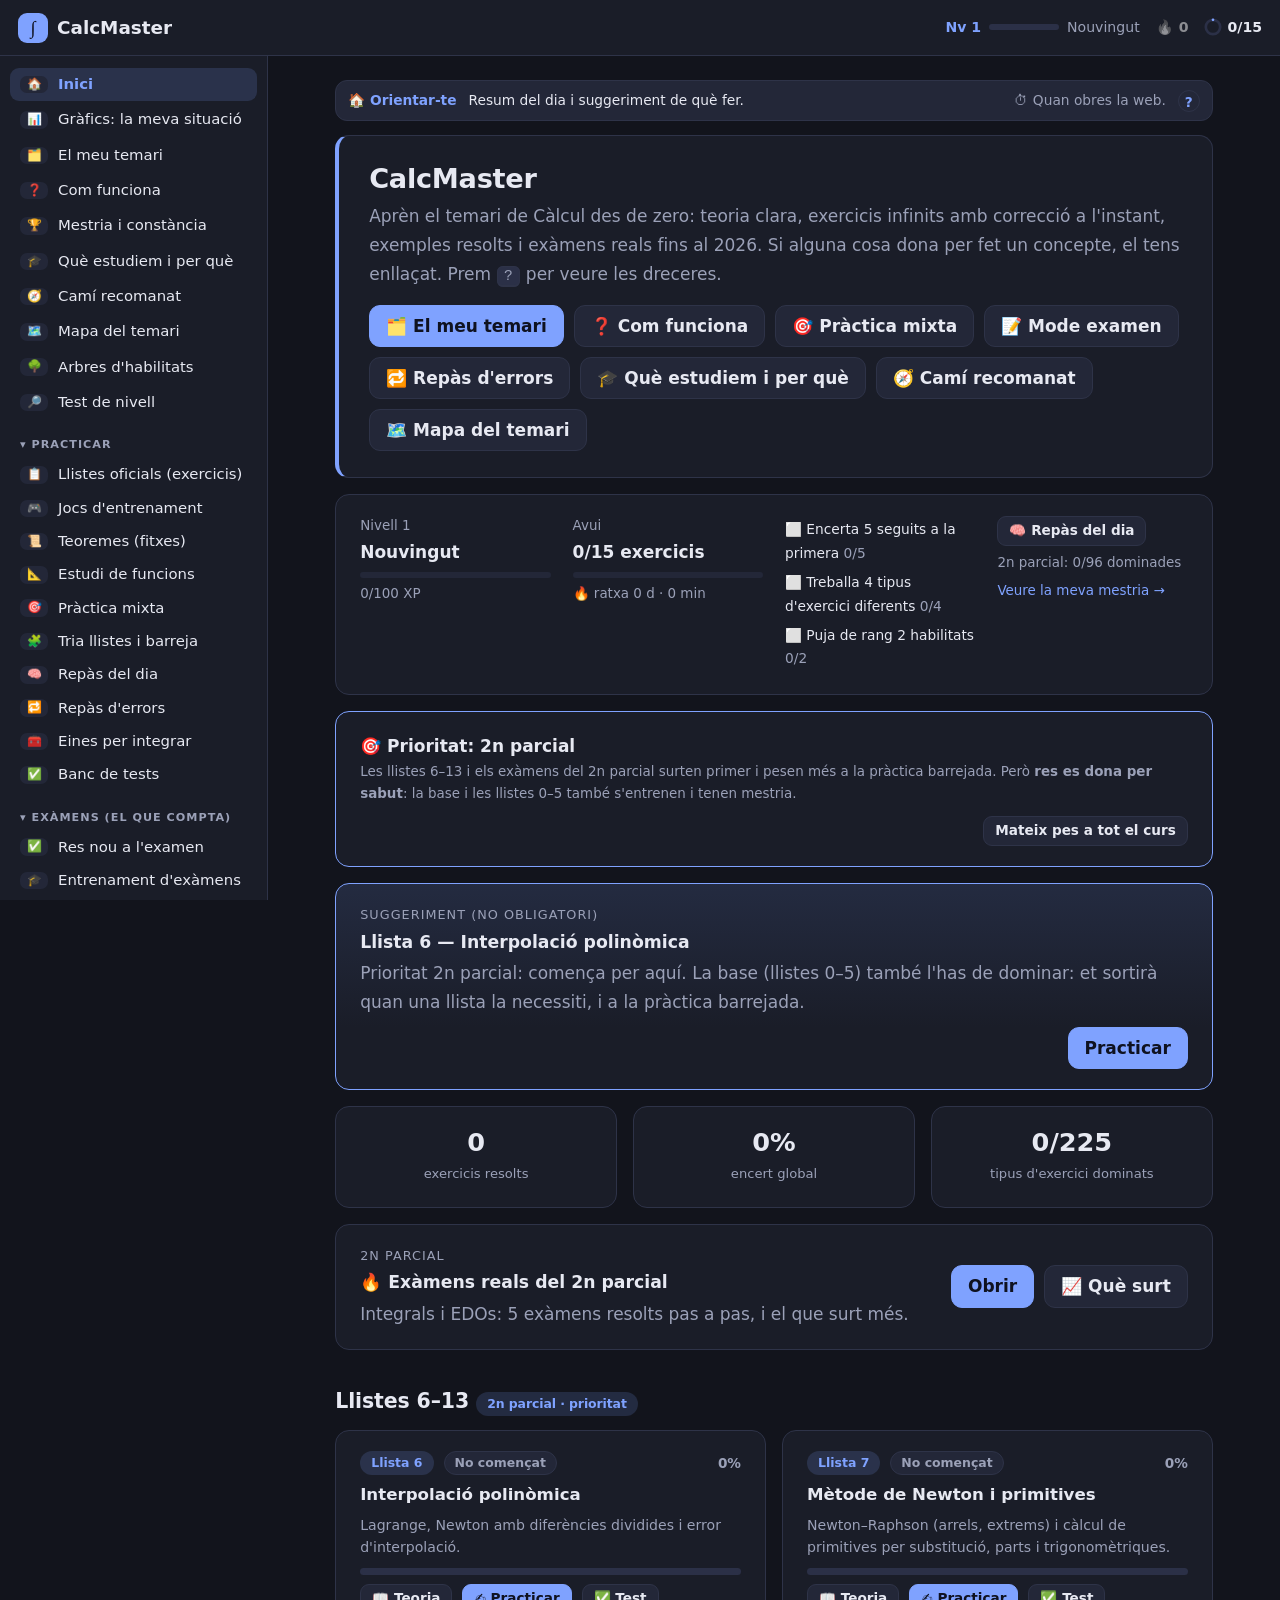
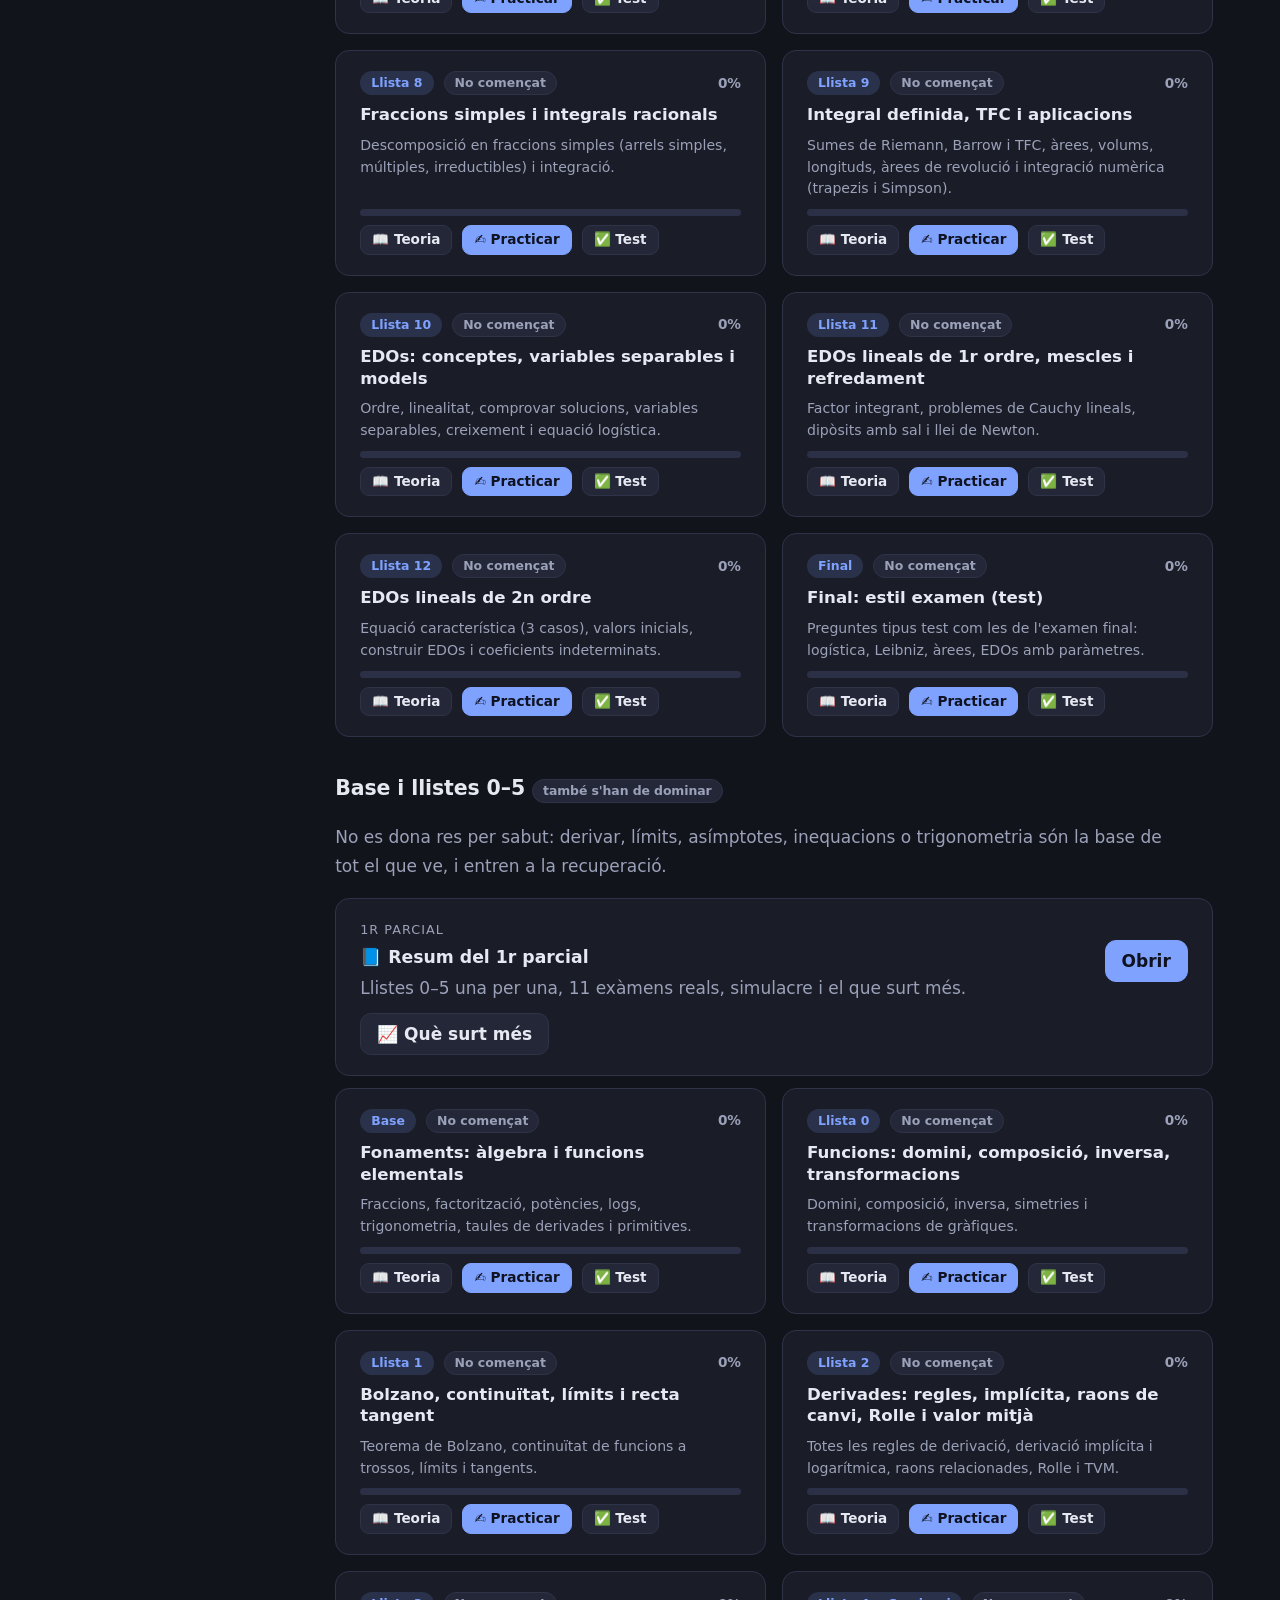
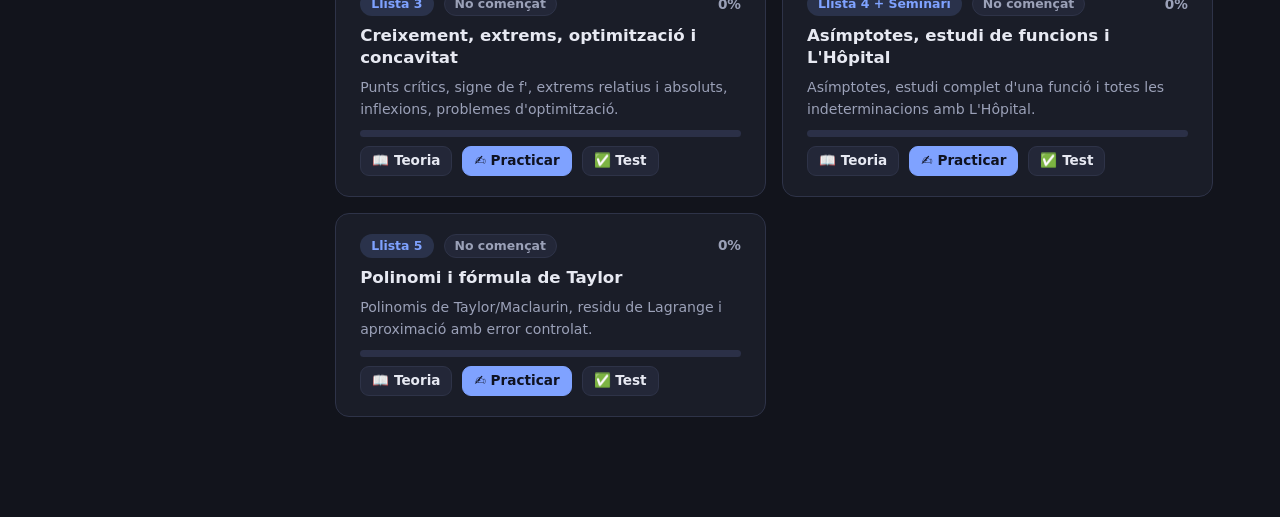
<file: index.html>
<!doctype html>
<html lang="ca" data-theme="dark">
<head>
<meta charset="utf-8">
<meta name="viewport" content="width=device-width, initial-scale=1">
<meta name="robots" content="noindex, nofollow, noarchive, nosnippet, noimageindex, noai, noimageai">
<meta name="googlebot" content="noindex, nofollow">
<meta name="referrer" content="no-referrer">
<title>CalcMaster — Càlcul</title>
<link rel="stylesheet" href="vendor/katex.min.css">
<link rel="stylesheet" href="css/style.css">
<link rel="icon" href="data:image/svg+xml,<svg xmlns=%22http://www.w3.org/2000/svg%22 viewBox=%220 0 100 100%22><text y=%22.9em%22 font-size=%2290%22>∫</text></svg>">
</head>
<body>
<header class="top">
  <button id="menuBtn" class="icon-btn" aria-label="Menú">☰</button>
  <a href="#/" class="brand"><span class="logo">∫</span> CalcMaster</a>
  <div class="top-stats" id="topStats"></div>
</header>

<div class="layout">
  <nav id="side" class="side" aria-label="Mòduls"></nav>
  <main id="app" class="main" tabindex="-1"></main>
</div>

<script src="vendor/katex.min.js"></script>
<script src="vendor/auto-render.min.js"></script>
<script src="js/math.js"></script>
<script src="js/core.js"></script>
<script src="js/helpers.js"></script>
<script src="js/mod_base.js"></script>
<script src="js/mod_l0.js"></script>
<script src="js/mod_l1.js"></script>
<script src="js/mod_l2.js"></script>
<script src="js/mod_l3.js"></script>
<script src="js/mod_l4.js"></script>
<script src="js/mod_l5.js"></script>
<script src="js/mod_l6.js"></script>
<script src="js/mod_l7.js"></script>
<script src="js/mod_l8.js"></script>
<script src="js/mod_l9.js"></script>
<script src="js/mod_l10.js"></script>
<script src="js/mod_l11.js"></script>
<script src="js/mod_l12.js"></script>
<script src="js/mod_l13.js"></script>
<script src="js/sem3_lib.js"></script>
<script src="js/mod_sem3.js"></script>
<script src="js/dx_lib.js"></script>
<script src="js/mod_der.js"></script>
<script src="js/mod_int.js"></script>
<script src="js/formulari.js"></script>
<script src="p1/legacy/mathparser.js"></script>
<script src="p1/legacy/gens.js"></script>
<script src="p1/legacy/examgen.js"></script>
<script src="p1/data/llistes.js"></script>
<script src="p1/data/exams.js"></script>
<script src="p1/data/quiz.js"></script>
<script src="p1/data/exam2026.js"></script>
<script src="p1/data/plan.js"></script>
<script src="p1/data/teoria.js"></script>
<script src="js/p1_gens.js"></script>
<script src="js/learn.js"></script>
<script src="js/gens_extra.js"></script>
<script src="js/gens_p2.js"></script>
<script src="js/gens_prim.js"></script>
<script src="js/gens_jocs.js"></script>
<script src="js/gens_tema.js"></script>
<script src="js/sem3_rapid.js"></script>
<script src="js/estudi.js"></script>
<script src="js/merge.js"></script>
<script src="js/examrel.js"></script>
<script src="js/app.js"></script>
<script src="js/guide.js"></script>
<script src="p2/data/exams_p2.js"></script>
<script src="p2/data/llistes_p2.js"></script>
<script src="js/p1_ui.js"></script>
<script src="js/p2_ui.js"></script>
<script src="js/examtrain.js"></script>
<script src="js/listtrain.js"></script>
<script src="js/mestria.js"></script>
<script src="js/jocs.js"></script>
<script src="js/temari.js"></script>
<script src="js/arbres.js"></script>
<script src="js/sem3_ui.js"></script>
<script src="js/estudi_ui.js"></script>
<script src="js/grafics.js"></script>
</body>
</html>
</file>
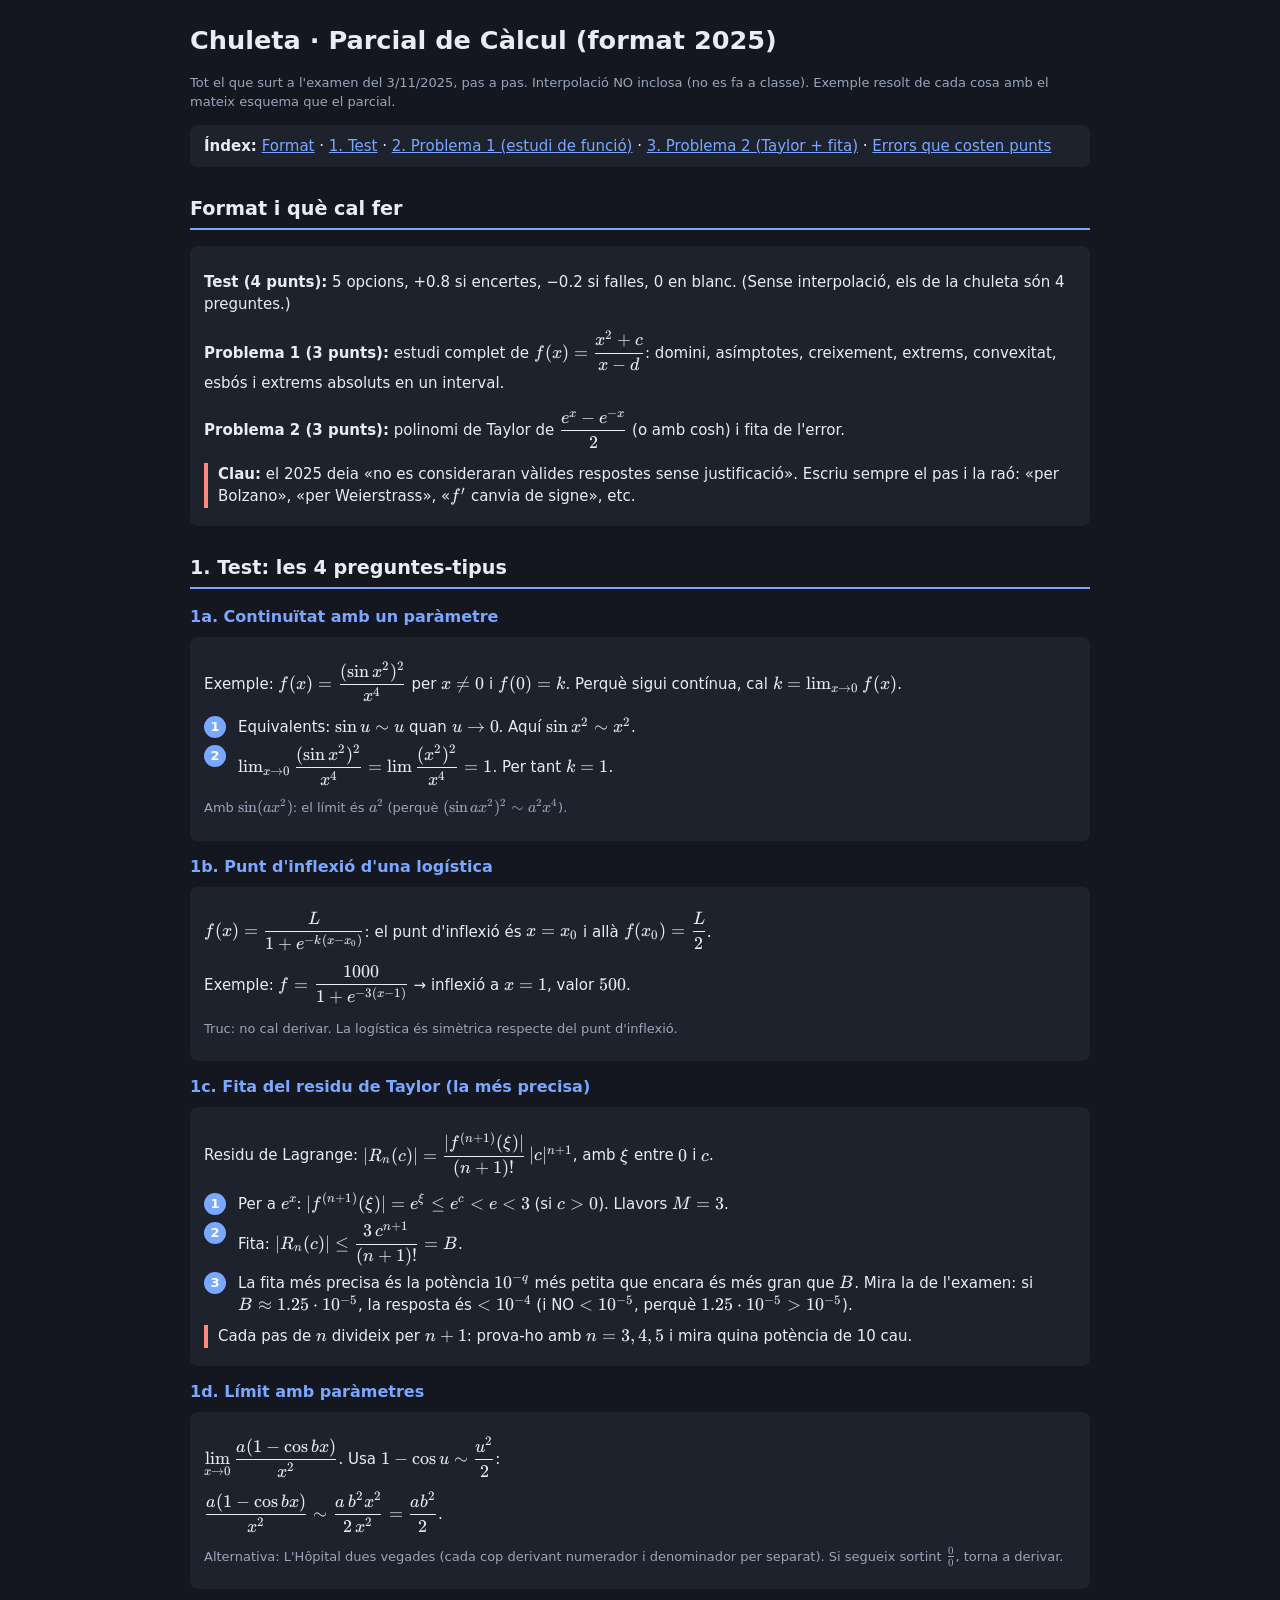
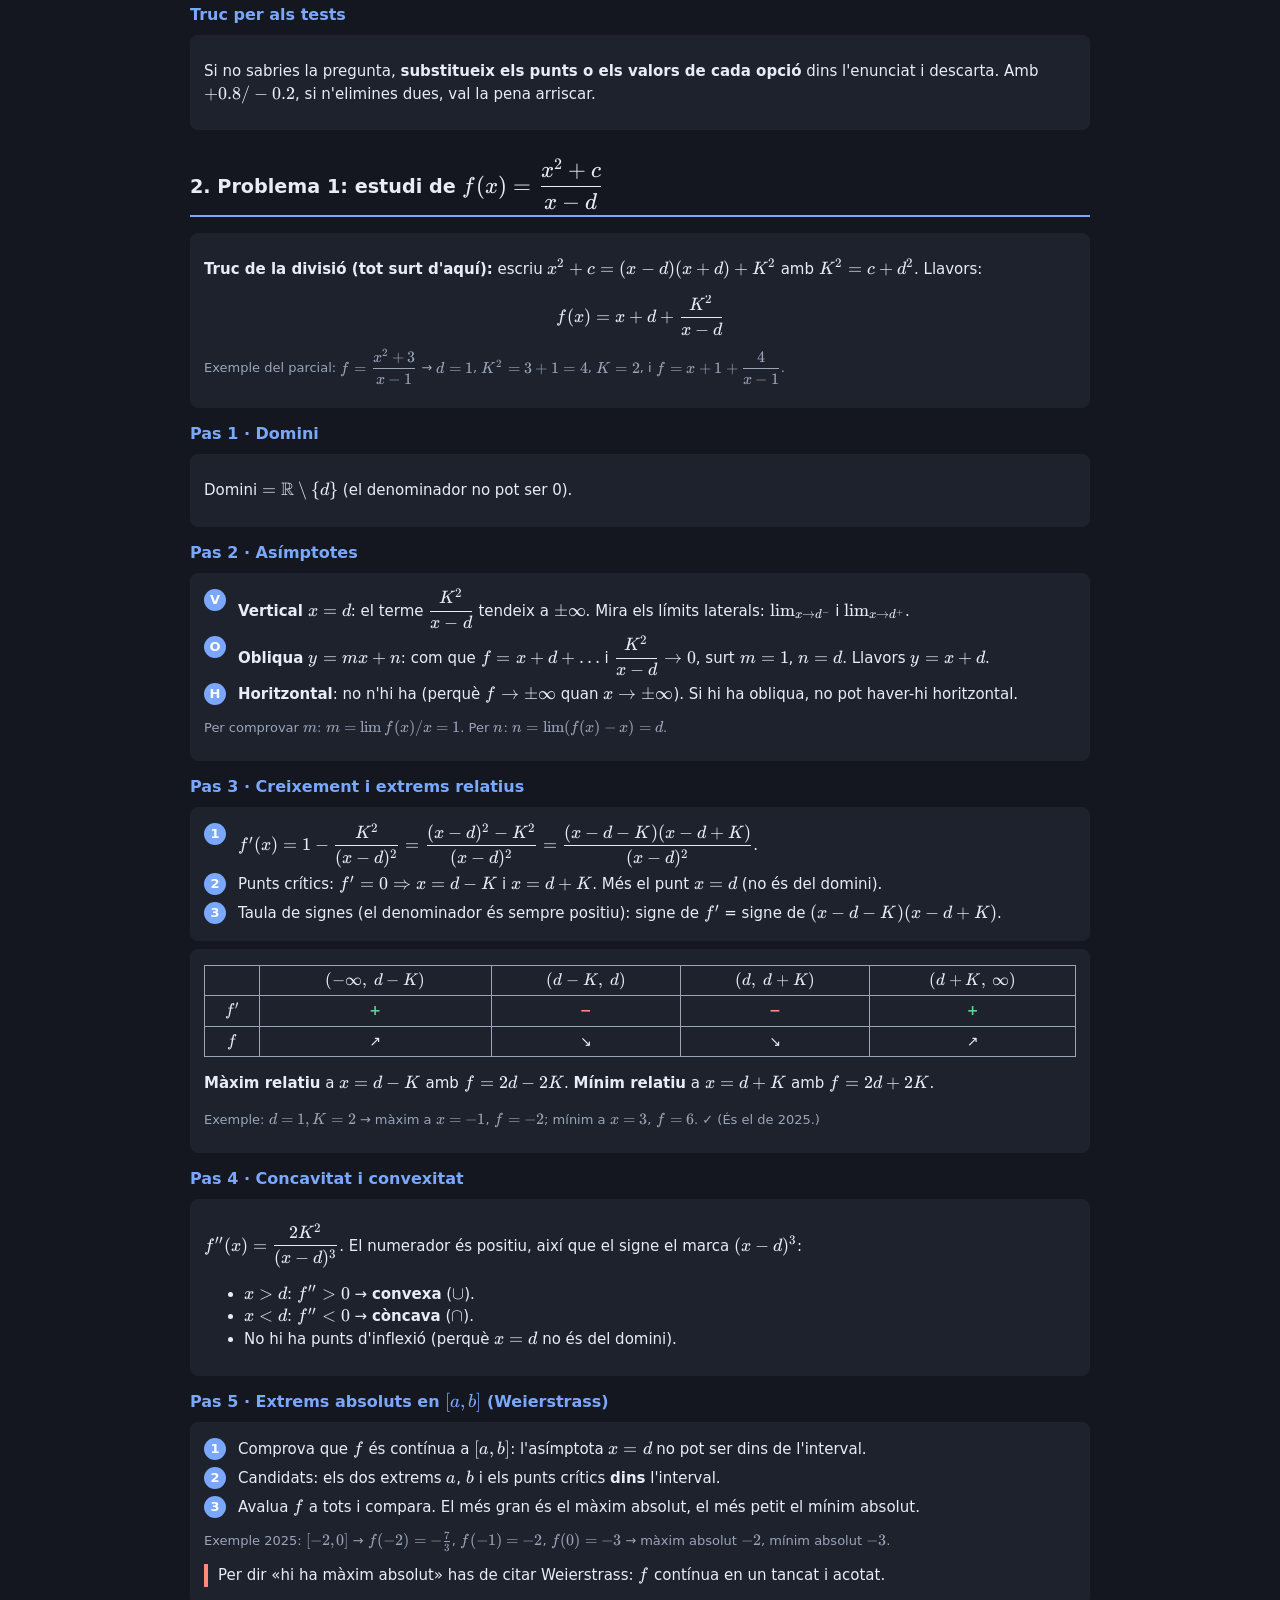
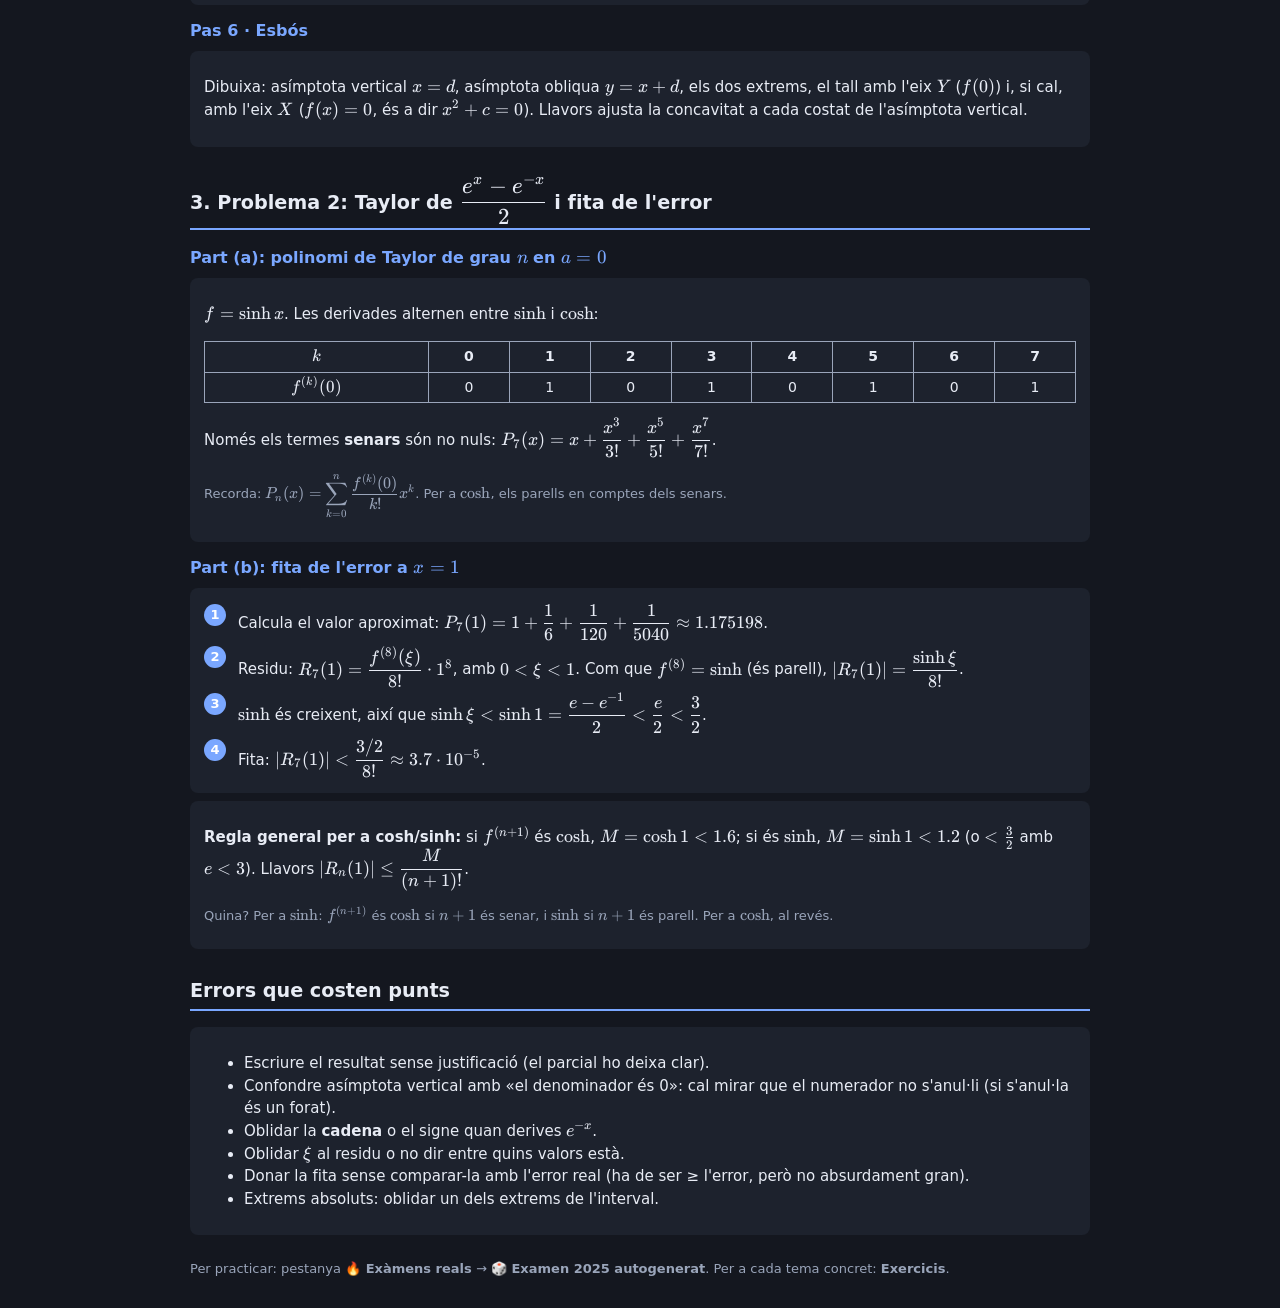
<file: chuleta.html>
<!DOCTYPE html>
<html lang="ca">
<head>
<meta charset="UTF-8">
<meta name="viewport" content="width=device-width, initial-scale=1.0">
<meta name="robots" content="noindex, nofollow, noarchive, nosnippet, noimageindex, noai, noimageai">
<meta name="googlebot" content="noindex, nofollow">
<meta name="referrer" content="no-referrer">
<title>Chuleta · Parcial 2025</title>
<link rel="stylesheet" href="vendor/katex.min.css">
<style>
  :root { color-scheme: dark; --ink: #e8ecf5; --muted: #9aa5ba; --accent: #7aa7ff; --ok: #5fd08f; --bad: #ff8a7a; --paper: #14171f; --card: #1d222d; }
  body { margin: 0; background: var(--paper); color: var(--ink); font: 15px/1.5 system-ui, sans-serif; }
  main { max-width: 900px; margin: 0 auto; padding: 16px; }
  h1 { font-size: 1.6rem; margin: 0.2em 0; }
  h2 { font-size: 1.2rem; border-bottom: 2px solid var(--accent); padding-bottom: 4px; margin-top: 28px; }
  h3 { font-size: 1rem; margin: 14px 0 4px; color: var(--accent); }
  .box { background: var(--card); border-radius: 8px; padding: 10px 14px; margin: 8px 0; }
  .step { display: grid; grid-template-columns: 26px 1fr; gap: 8px; margin: 6px 0; }
  .n { background: var(--accent); color: #fff; border-radius: 50%; width: 22px; height: 22px; text-align: center; font-weight: 700; line-height: 22px; font-size: 13px; }
  .ok { color: var(--ok); font-weight: 600; }
  .bad { color: var(--bad); font-weight: 600; }
  .muted { color: var(--muted); font-size: 13px; }
  .trap { border-left: 4px solid var(--bad); padding-left: 10px; margin: 8px 0; }
  .katex-display { margin: 6px 0; overflow-x: auto; }
  table { border-collapse: collapse; width: 100%; margin: 6px 0; font-size: 14px; }
  th, td { border: 1px solid var(--muted); padding: 4px 6px; text-align: center; }
  th { background: var(--card); }
  .two { display: grid; grid-template-columns: 1fr 1fr; gap: 12px; }
  @media (max-width: 700px) { .two { grid-template-columns: 1fr; } }
  .toc a { color: var(--accent); }
  @media print {
    body { font-size: 11px; }
    h2 { break-after: avoid; }
    .box, .step { break-inside: avoid; }
    main { max-width: none; padding: 0; }
  }
</style>
</head>
<body>
<main>

<h1>Chuleta · Parcial de Càlcul (format 2025)</h1>
<p class="muted">Tot el que surt a l'examen del 3/11/2025, pas a pas. Interpolació NO inclosa (no es fa a classe). Exemple resolt de cada cosa amb el mateix esquema que el parcial.</p>

<div class="box toc">
  <b>Índex:</b> <a href="#format">Format</a> · <a href="#test">1. Test</a> · <a href="#p1">2. Problema 1 (estudi de funció)</a> · <a href="#p2">3. Problema 2 (Taylor + fita)</a> · <a href="#errors">Errors que costen punts</a>
</div>

<h2 id="format">Format i què cal fer</h2>
<div class="box">
  <p><b>Test (4 punts):</b> 5 opcions, +0.8 si encertes, −0.2 si falles, 0 en blanc. (Sense interpolació, els de la chuleta són 4 preguntes.)</p>
  <p><b>Problema 1 (3 punts):</b> estudi complet de $f(x)=\dfrac{x^2+c}{x-d}$: domini, asímptotes, creixement, extrems, convexitat, esbós i extrems absoluts en un interval.</p>
  <p><b>Problema 2 (3 punts):</b> polinomi de Taylor de $\dfrac{e^x-e^{-x}}{2}$ (o amb cosh) i fita de l'error.</p>
  <p class="trap"><b>Clau:</b> el 2025 deia «no es consideraran vàlides respostes sense justificació». Escriu sempre el pas i la raó: «per Bolzano», «per Weierstrass», «$f'$ canvia de signe», etc.</p>
</div>

<h2 id="test">1. Test: les 4 preguntes-tipus</h2>

<h3>1a. Continuïtat amb un paràmetre</h3>
<div class="box">
  <p>Exemple: $f(x)=\dfrac{(\sin x^2)^2}{x^4}$ per $x\neq0$ i $f(0)=k$. Perquè sigui contínua, cal $k=\lim_{x\to0}f(x)$.</p>
  <div class="step"><span class="n">1</span><span>Equivalents: $\sin u\sim u$ quan $u\to0$. Aquí $\sin x^2\sim x^2$.</span></div>
  <div class="step"><span class="n">2</span><span>$\lim_{x\to0}\dfrac{(\sin x^2)^2}{x^4}=\lim\dfrac{(x^2)^2}{x^4}=1$. Per tant $k=1$.</span></div>
  <p class="muted">Amb $\sin(ax^2)$: el límit és $a^2$ (perquè $(\sin ax^2)^2\sim a^2x^4$).</p>
</div>

<h3>1b. Punt d'inflexió d'una logística</h3>
<div class="box">
  <p>$f(x)=\dfrac{L}{1+e^{-k(x-x_0)}}$: el punt d'inflexió és $x=x_0$ i allà $f(x_0)=\dfrac{L}{2}$.</p>
  <p>Exemple: $f=\dfrac{1000}{1+e^{-3(x-1)}}$ → inflexió a $x=1$, valor $500$.</p>
  <p class="muted">Truc: no cal derivar. La logística és simètrica respecte del punt d'inflexió.</p>
</div>

<h3>1c. Fita del residu de Taylor (la més precisa)</h3>
<div class="box">
  <p>Residu de Lagrange: $|R_n(c)|=\dfrac{|f^{(n+1)}(\xi)|}{(n+1)!}\,|c|^{n+1}$, amb $\xi$ entre $0$ i $c$.</p>
  <div class="step"><span class="n">1</span><span>Per a $e^x$: $|f^{(n+1)}(\xi)|=e^\xi\le e^{c}\lt e\lt 3$ (si $c>0$). Llavors $M=3$.</span></div>
  <div class="step"><span class="n">2</span><span>Fita: $|R_n(c)|\le\dfrac{3\,c^{n+1}}{(n+1)!}=B$.</span></div>
  <div class="step"><span class="n">3</span><span>La fita més precisa és la potència $10^{-q}$ més petita que encara és més gran que $B$. Mira la de l'examen: si $B\approx1.25\cdot10^{-5}$, la resposta és $\lt10^{-4}$ (i NO $\lt10^{-5}$, perquè $1.25\cdot10^{-5}>10^{-5}$).</span></div>
  <p class="trap">Cada pas de $n$ divideix per $n+1$: prova-ho amb $n=3,4,5$ i mira quina potència de 10 cau.</p>
</div>

<h3>1d. Límit amb paràmetres</h3>
<div class="box">
  <p>$\displaystyle\lim_{x\to0}\dfrac{a(1-\cos bx)}{x^2}$. Usa $1-\cos u\sim\dfrac{u^2}{2}$:</p>
  <p>$\dfrac{a(1-\cos bx)}{x^2}\sim\dfrac{a\,b^2x^2}{2\,x^2}=\dfrac{ab^2}{2}$.</p>
  <p class="muted">Alternativa: L'Hôpital dues vegades (cada cop derivant numerador i denominador per separat). Si segueix sortint $\frac00$, torna a derivar.</p>
</div>

<h3>Truc per als tests</h3>
<div class="box">
  <p>Si no sabries la pregunta, <b>substitueix els punts o els valors de cada opció</b> dins l'enunciat i descarta. Amb $+0.8/-0.2$, si n'elimines dues, val la pena arriscar.</p>
</div>

<h2 id="p1">2. Problema 1: estudi de $f(x)=\dfrac{x^2+c}{x-d}$</h2>

<div class="box">
  <p><b>Truc de la divisió (tot surt d'aquí):</b> escriu $x^2+c=(x-d)(x+d)+K^2$ amb $K^2=c+d^2$. Llavors:</p>
  $$f(x)=x+d+\frac{K^2}{x-d}$$
  <p class="muted">Exemple del parcial: $f=\dfrac{x^2+3}{x-1}$ → $d=1$, $K^2=3+1=4$, $K=2$, i $f=x+1+\dfrac{4}{x-1}$.</p>
</div>

<h3>Pas 1 · Domini</h3>
<div class="box">
  <p>Domini $=\mathbb{R}\setminus\{d\}$ (el denominador no pot ser 0).</p>
</div>

<h3>Pas 2 · Asímptotes</h3>
<div class="box">
  <div class="step"><span class="n">V</span><span><b>Vertical</b> $x=d$: el terme $\dfrac{K^2}{x-d}$ tendeix a $\pm\infty$. Mira els límits laterals: $\lim_{x\to d^-}$ i $\lim_{x\to d^+}$.</span></div>
  <div class="step"><span class="n">O</span><span><b>Obliqua</b> $y=mx+n$: com que $f=x+d+\dots$ i $\dfrac{K^2}{x-d}\to0$, surt $m=1$, $n=d$. Llavors $y=x+d$.</span></div>
  <div class="step"><span class="n">H</span><span><b>Horitzontal</b>: no n'hi ha (perquè $f\to\pm\infty$ quan $x\to\pm\infty$). Si hi ha obliqua, no pot haver-hi horitzontal.</span></div>
  <p class="muted">Per comprovar $m$: $m=\lim f(x)/x=1$. Per $n$: $n=\lim(f(x)-x)=d$.</p>
</div>

<h3>Pas 3 · Creixement i extrems relatius</h3>
<div class="box">
  <div class="step"><span class="n">1</span><span>$f'(x)=1-\dfrac{K^2}{(x-d)^2}=\dfrac{(x-d)^2-K^2}{(x-d)^2}=\dfrac{(x-d-K)(x-d+K)}{(x-d)^2}$.</span></div>
  <div class="step"><span class="n">2</span><span>Punts crítics: $f'=0\Rightarrow x=d-K$ i $x=d+K$. Més el punt $x=d$ (no és del domini).</span></div>
  <div class="step"><span class="n">3</span><span>Taula de signes (el denominador és sempre positiu): signe de $f'$ = signe de $(x-d-K)(x-d+K)$.</span></div>
</div>
<div class="box">
  <table>
    <tr><th></th><th>$(-\infty,\ d-K)$</th><th>$(d-K,\ d)$</th><th>$(d,\ d+K)$</th><th>$(d+K,\ \infty)$</th></tr>
    <tr><td>$f'$</td><td class="ok">+</td><td class="bad">−</td><td class="bad">−</td><td class="ok">+</td></tr>
    <tr><td>$f$</td><td>↗</td><td>↘</td><td>↘</td><td>↗</td></tr>
  </table>
  <p><b>Màxim relatiu</b> a $x=d-K$ amb $f=2d-2K$. <b>Mínim relatiu</b> a $x=d+K$ amb $f=2d+2K$.</p>
  <p class="muted">Exemple: $d=1,K=2$ → màxim a $x=-1$, $f=-2$; mínim a $x=3$, $f=6$. ✓ (És el de 2025.)</p>
</div>

<h3>Pas 4 · Concavitat i convexitat</h3>
<div class="box">
  <p>$f''(x)=\dfrac{2K^2}{(x-d)^3}$. El numerador és positiu, així que el signe el marca $(x-d)^3$:</p>
  <ul>
    <li>$x&gt;d$: $f''&gt;0$ → <b>convexa</b> ($\cup$).</li>
    <li>$x&lt;d$: $f''&lt;0$ → <b>còncava</b> ($\cap$).</li>
    <li>No hi ha punts d'inflexió (perquè $x=d$ no és del domini).</li>
  </ul>
</div>

<h3>Pas 5 · Extrems absoluts en $[a,b]$ (Weierstrass)</h3>
<div class="box">
  <div class="step"><span class="n">1</span><span>Comprova que $f$ és contínua a $[a,b]$: l'asímptota $x=d$ no pot ser dins de l'interval.</span></div>
  <div class="step"><span class="n">2</span><span>Candidats: els dos extrems $a$, $b$ i els punts crítics <b>dins</b> l'interval.</span></div>
  <div class="step"><span class="n">3</span><span>Avalua $f$ a tots i compara. El més gran és el màxim absolut, el més petit el mínim absolut.</span></div>
  <p class="muted">Exemple 2025: $[-2,0]$ → $f(-2)=-\frac73$, $f(-1)=-2$, $f(0)=-3$ → màxim absolut $-2$, mínim absolut $-3$.</p>
  <p class="trap">Per dir «hi ha màxim absolut» has de citar Weierstrass: $f$ contínua en un tancat i acotat.</p>
</div>

<h3>Pas 6 · Esbós</h3>
<div class="box">
  <p>Dibuixa: asímptota vertical $x=d$, asímptota obliqua $y=x+d$, els dos extrems, el tall amb l'eix $Y$ ($f(0)$) i, si cal, amb l'eix $X$ ($f(x)=0$, és a dir $x^2+c=0$). Llavors ajusta la concavitat a cada costat de l'asímptota vertical.</p>
</div>

<h2 id="p2">3. Problema 2: Taylor de $\dfrac{e^x-e^{-x}}{2}$ i fita de l'error</h2>

<h3>Part (a): polinomi de Taylor de grau $n$ en $a=0$</h3>
<div class="box">
  <p>$f=\sinh x$. Les derivades alternen entre $\sinh$ i $\cosh$:</p>
  <table>
    <tr><th>$k$</th><th>0</th><th>1</th><th>2</th><th>3</th><th>4</th><th>5</th><th>6</th><th>7</th></tr>
    <tr><td>$f^{(k)}(0)$</td><td>0</td><td>1</td><td>0</td><td>1</td><td>0</td><td>1</td><td>0</td><td>1</td></tr>
  </table>
  <p>Només els termes <b>senars</b> són no nuls: $P_7(x)=x+\dfrac{x^3}{3!}+\dfrac{x^5}{5!}+\dfrac{x^7}{7!}$.</p>
  <p class="muted">Recorda: $P_n(x)=\displaystyle\sum_{k=0}^{n}\frac{f^{(k)}(0)}{k!}x^k$. Per a $\cosh$, els parells en comptes dels senars.</p>
</div>

<h3>Part (b): fita de l'error a $x=1$</h3>
<div class="box">
  <div class="step"><span class="n">1</span><span>Calcula el valor aproximat: $P_7(1)=1+\dfrac16+\dfrac1{120}+\dfrac1{5040}\approx1.175198$.</span></div>
  <div class="step"><span class="n">2</span><span>Residu: $R_7(1)=\dfrac{f^{(8)}(\xi)}{8!}\cdot1^8$, amb $0\lt\xi\lt1$. Com que $f^{(8)}=\sinh$ (és parell), $|R_7(1)|=\dfrac{\sinh\xi}{8!}$.</span></div>
  <div class="step"><span class="n">3</span><span>$\sinh$ és creixent, així que $\sinh\xi\lt\sinh1=\dfrac{e-e^{-1}}{2}\lt\dfrac e2\lt\dfrac32$.</span></div>
  <div class="step"><span class="n">4</span><span>Fita: $|R_7(1)|\lt\dfrac{3/2}{8!}\approx3.7\cdot10^{-5}$.</span></div>
</div>
<div class="box">
  <p><b>Regla general per a cosh/sinh:</b> si $f^{(n+1)}$ és $\cosh$, $M=\cosh1\lt1.6$; si és $\sinh$, $M=\sinh1\lt1.2$ (o $\lt\frac32$ amb $e\lt3$). Llavors $|R_n(1)|\le\dfrac{M}{(n+1)!}$.</p>
  <p class="muted">Quina? Per a $\sinh$: $f^{(n+1)}$ és $\cosh$ si $n+1$ és senar, i $\sinh$ si $n+1$ és parell. Per a $\cosh$, al revés.</p>
</div>

<h2 id="errors">Errors que costen punts</h2>
<div class="box">
  <ul>
    <li>Escriure el resultat sense justificació (el parcial ho deixa clar).</li>
    <li>Confondre asímptota vertical amb «el denominador és 0»: cal mirar que el numerador no s'anul·li (si s'anul·la és un forat).</li>
    <li>Oblidar la <b>cadena</b> o el signe quan derives $e^{-x}$.</li>
    <li>Oblidar $\xi$ al residu o no dir entre quins valors està.</li>
    <li>Donar la fita sense comparar-la amb l'error real (ha de ser ≥ l'error, però no absurdament gran).</li>
    <li>Extrems absoluts: oblidar un dels extrems de l'interval.</li>
  </ul>
</div>

<p class="muted" style="margin-top:24px">Per practicar: pestanya <b>🔥 Exàmens reals</b> → <b>🎲 Examen 2025 autogenerat</b>. Per a cada tema concret: <b>Exercicis</b>.</p>

</main>

<script src="vendor/katex.min.js"></script>
<script src="vendor/auto-render.min.js"></script>
<script>
  document.addEventListener("DOMContentLoaded", function () {
    if (window.renderMathInElement) {
      renderMathInElement(document.body, {
        delimiters: [
          { left: "$$", right: "$$", display: true },
          { left: "$", right: "$", display: false }
        ],
        throwOnError: false
      });
    }
  });
</script>
</body>
</html>
</file>
<file: css/style.css>
/* CalcMaster — estil fosc, pensat per estudiar sense cansar la vista */
:root {
  color-scheme: dark;
  --bg: #12141c; --panel: #1a1d28; --panel2: #232738; --panel3: #2b3047; --text: #e7e9f2; --muted: #9ba1b8; --border: #2e3348;
  --accent: #7fa2ff; --accent-soft: rgba(127, 162, 255, .16); --accent-ink: #0f1220;
  --ok: #4fd69c; --ok-soft: rgba(79, 214, 156, .13); --bad: #ff7b86; --bad-soft: rgba(255, 123, 134, .13); --warn: #ffc069; --warn-soft: rgba(255, 192, 105, .13);
  --grid: #272c42; --radius: 14px; --side: 268px; --top: 56px;
}
* { box-sizing: border-box; }
[hidden] { display: none !important; }
html { scrollbar-color: var(--panel3) var(--bg); }
.side { scrollbar-width: thin; scrollbar-color: var(--panel3) transparent; }
body { margin: 0; font-family: "Inter", "Segoe UI", system-ui, -apple-system, Roboto, sans-serif; background: var(--bg); color: var(--text); line-height: 1.7; font-size: 17px; }
a { color: var(--accent); text-decoration: none; }
a:hover { text-decoration: underline; }
button { font: inherit; cursor: pointer; color: inherit; }
code, kbd { background: var(--panel3); padding: .08em .45em; border-radius: 6px; font-size: .86em; }
kbd { border: 1px solid var(--border); border-bottom-width: 2px; font-family: ui-monospace, Menlo, Consolas, monospace; }
:focus-visible { outline: 2px solid var(--accent); outline-offset: 2px; }

/* ----- Capçalera ----- */
.top { position: sticky; top: 0; z-index: 30; display: flex; align-items: center; gap: 12px; height: var(--top); padding: 0 18px; background: var(--panel); border-bottom: 1px solid var(--border); }
.brand { font-weight: 800; font-size: 1.15rem; color: var(--text); display: flex; align-items: center; gap: 9px; }
.brand:hover { text-decoration: none; }
.logo { display: inline-grid; place-items: center; width: 30px; height: 30px; border-radius: 9px; background: var(--accent); color: var(--accent-ink); font-size: 1.15rem; font-family: serif; }
.top-stats { margin-left: auto; display: flex; gap: 16px; font-size: .88rem; color: var(--muted); }
.top-stats b { color: var(--text); }
.icon-btn { background: var(--panel2); border: 1px solid var(--border); border-radius: 10px; min-width: 36px; height: 36px; padding: 0 10px; font-size: 1rem; }
.icon-btn:hover { background: var(--panel3); }
#menuBtn { display: none; }

/* ----- Estructura ----- */
.layout { display: grid; grid-template-columns: var(--side) 1fr; min-height: calc(100vh - var(--top)); }
.side { background: var(--panel); border-right: 1px solid var(--border); padding: 12px 10px 24px; overflow-y: auto; position: sticky; top: var(--top); height: calc(100vh - var(--top)); font-size: .93rem; display: flex; flex-direction: column; gap: 2px; }
.side a.item { display: flex; align-items: center; gap: 10px; padding: 7px 10px; border-radius: 9px; color: var(--text); line-height: 1.3; }
.side a.item:hover { background: var(--panel2); text-decoration: none; }
.side a.item.active { background: var(--accent-soft); color: var(--accent); font-weight: 600; }
.side .num { min-width: 28px; text-align: center; font-size: .75rem; font-weight: 700; padding: 1px 4px; border-radius: 7px; background: var(--panel2); color: var(--muted); }
.side .t { flex: 1; }
.side details { margin: 6px 0 0; }
.side summary { list-style: none; cursor: pointer; padding: 8px 10px 4px; font-size: .7rem; letter-spacing: .09em; text-transform: uppercase; color: var(--muted); font-weight: 700; }
.side summary::-webkit-details-marker { display: none; }
.side summary::before { content: "▸ "; } .side details[open] > summary::before { content: "▾ "; }
.side .sidefoot { margin-top: auto; padding-top: 14px; display: flex; gap: 8px; flex-wrap: wrap; }
.ring { width: 20px; height: 20px; flex: none; }
.main { padding: 30px clamp(16px, 4vw, 52px) 100px; max-width: 980px; width: 100%; margin: 0 auto; outline: none; }

/* ----- Tipografia ----- */
h1 { font-size: 1.85rem; line-height: 1.25; margin: 0 0 6px; letter-spacing: -.01em; }
h2 { font-size: 1.28rem; margin: 34px 0 12px; letter-spacing: -.005em; }
h3 { font-size: 1.08rem; margin: 22px 0 8px; }
h4 { margin: 14px 0 6px; }
.lead { color: var(--muted); margin: 0 0 22px; max-width: 70ch; }
.muted { color: var(--muted); } .small { font-size: .84rem; }
p { max-width: 78ch; }

/* ----- Components base ----- */
.card { background: var(--panel); border: 1px solid var(--border); border-radius: var(--radius); padding: 20px 24px; }
.grid { display: grid; gap: 16px; }
.grid.cols2 { grid-template-columns: repeat(auto-fill, minmax(320px, 1fr)); }
.grid.cols3 { grid-template-columns: repeat(auto-fill, minmax(240px, 1fr)); }
.btn { display: inline-flex; align-items: center; gap: 8px; padding: 9px 16px; border-radius: 11px; border: 1px solid var(--border); background: var(--panel2); color: var(--text); font-weight: 600; line-height: 1.3; }
.btn:hover { background: var(--panel3); text-decoration: none; }
.btn.primary { background: var(--accent); border-color: var(--accent); color: var(--accent-ink); }
.btn.primary:hover { filter: brightness(1.08); }
.btn.ok { background: var(--ok); border-color: var(--ok); color: #08261a; }
.btn.ghost { background: transparent; }
.btn.danger { border-color: var(--bad); color: var(--bad); background: transparent; }
.btn.danger:hover { background: var(--bad-soft); }
.btn.sm { padding: 5px 11px; font-size: .85rem; border-radius: 9px; }
.btn:disabled { opacity: .45; cursor: not-allowed; }
.chip { display: inline-block; padding: 1px 10px; border-radius: 999px; background: var(--panel2); color: var(--muted); font-size: .78rem; font-weight: 600; border: 1px solid var(--border); line-height: 1.6; }
.chip.accent { background: var(--accent-soft); color: var(--accent); border-color: transparent; }
.chip.ok { background: var(--ok-soft); color: var(--ok); border-color: transparent; }
.chip.warn { background: var(--warn-soft); color: var(--warn); border-color: transparent; }
.row { display: flex; gap: 10px; flex-wrap: wrap; align-items: center; }
.spacer { flex: 1; }
.bar { height: 7px; border-radius: 6px; background: var(--panel3); overflow: hidden; }
.bar > i { display: block; height: 100%; width: 0; background: var(--accent); border-radius: 6px; transition: width .4s; }
.crumbs { font-size: .86rem; color: var(--muted); margin-bottom: 8px; display: flex; gap: 14px; align-items: center; flex-wrap: wrap; }
.modhead h1 { margin-bottom: 2px; } .modhead .lead { margin-bottom: 10px; }
select, input[type=number], .search { padding: 8px 11px; border-radius: 9px; border: 1px solid var(--border); background: var(--bg); color: var(--text); font: inherit; }
.search { width: 100%; }
.chk { display: inline-flex; align-items: center; gap: 7px; cursor: pointer; font-size: .92rem; }
.chk input, .mixopt input { width: 17px; height: 17px; accent-color: var(--accent); }

/* ----- Inici ----- */
.hero { background: var(--panel); border: 1px solid var(--border); border-left: 4px solid var(--accent); border-radius: var(--radius); padding: 26px 30px; }
.hero h1 { font-size: 1.7rem; }
.hero p { margin: 6px 0 16px; color: var(--muted); }
.stat { text-align: center; }
.stat b { display: block; font-size: 1.6rem; line-height: 1.2; }
.stat span { font-size: .82rem; color: var(--muted); }
.next-card { border-color: var(--accent); background: linear-gradient(180deg, var(--accent-soft), var(--panel) 70%); }
.modcard { display: flex; flex-direction: column; gap: 9px; }
.modcard h3 { margin: 0; font-size: 1.04rem; line-height: 1.3; }
.modcard p { margin: 0; color: var(--muted); font-size: .88rem; flex: 1; line-height: 1.55; }
.pct { font-weight: 800; font-size: .85rem; color: var(--muted); }
.toolcard { display: flex; flex-direction: column; gap: 4px; color: var(--text); } .toolcard:hover { text-decoration: none; border-color: var(--accent); } .toolcard span { color: var(--muted); font-size: .88rem; }
.examcard { display: block; color: var(--text); } .examcard:hover { text-decoration: none; border-color: var(--accent); } .examcard.hot { border-color: var(--warn); }

/* ----- Pestanyes ----- */
.tabs { display: flex; gap: 4px; border-bottom: 1px solid var(--border); margin: 10px 0 18px; flex-wrap: wrap; }
.tabs a { padding: 9px 15px; border-radius: 9px 9px 0 0; color: var(--muted); font-weight: 600; border-bottom: 3px solid transparent; }
.tabs a.active { color: var(--accent); border-bottom-color: var(--accent); }
.tabs a:hover { text-decoration: none; background: var(--panel2); }

/* ----- Teoria i apunts: seccions plegables, text aireat ----- */
.theory { line-height: 1.8; }
.theory p { margin: .7em 0; }
.theory ul, .theory ol { padding-left: 24px; } .theory li { margin: 6px 0; }
.tsec { border: 1px solid var(--border); border-radius: 12px; margin: 10px 0; background: var(--panel); }
.tsec > summary { cursor: pointer; padding: 13px 18px; font-weight: 700; font-size: 1.04rem; list-style: none; }
.tsec > summary::-webkit-details-marker { display: none; }
.tsec > summary::before { content: "▸"; display: inline-block; width: 1.2em; color: var(--accent); transition: transform .15s; }
.tsec[open] > summary::before { transform: rotate(90deg); }
.tsec[open] > summary { border-bottom: 1px solid var(--border); }
.tsec > .tbody { padding: 6px 20px 18px; }
details.theory { margin: 10px 0; } details.theory > summary { cursor: pointer; padding: 2px 0; }
.box { border-radius: 12px; padding: 12px 18px; margin: 14px 0; border: 1px solid var(--border); background: var(--panel2); overflow-x: auto; }
.box.formula { background: var(--accent-soft); border-color: transparent; }
.box.ex { background: var(--ok-soft); border-color: transparent; }
.box.warn { background: var(--warn-soft); border-color: transparent; }
table.tbl { border-collapse: collapse; margin: 12px 0; width: 100%; font-size: .95rem; }
table.tbl td, table.tbl th { border: 1px solid var(--border); padding: 8px 12px; text-align: left; vertical-align: top; }
table.tbl th { background: var(--panel2); }
.katex { font-size: 1.04em; }
.katex-display { overflow-x: auto; overflow-y: hidden; margin: .9em 0; padding: 2px 0; }

/* ----- Pràctica ----- */
.gen-chips { display: flex; flex-wrap: wrap; gap: 8px; margin: 4px 0 18px; }
.gchip { display: inline-flex; align-items: center; gap: 8px; padding: 5px 12px; border-radius: 999px; border: 1px solid var(--border); background: var(--panel); color: var(--text); font-size: .86rem; }
.gchip:hover { text-decoration: none; border-color: var(--accent); }
.gchip.active { border-color: var(--accent); background: var(--accent-soft); font-weight: 600; }
.dot { width: 9px; height: 9px; border-radius: 50%; background: var(--border); display: inline-block; }
.dot.m1 { background: var(--bad); } .dot.m2 { background: var(--warn); } .dot.m3 { background: var(--ok); }
.stars { color: var(--warn); letter-spacing: 1px; }
.sessbar { display: flex; gap: 16px; align-items: center; flex-wrap: wrap; margin-bottom: 14px; font-size: .9rem; color: var(--muted); }
.sessbar b { color: var(--text); }
.qcard { background: var(--panel); border: 1px solid var(--border); border-radius: var(--radius); padding: 22px 26px; margin-bottom: 20px; }
.qcard.ok { border-color: var(--ok); } .qcard.bad { border-color: var(--bad); }
.qcard.split { display: grid; grid-template-columns: minmax(0, 1fr); gap: 0 28px; }
.qmeta { display: flex; gap: 8px; align-items: center; flex-wrap: wrap; font-size: .82rem; color: var(--muted); margin-bottom: 12px; }
.qtext { font-size: 1.1rem; margin: 6px 0 16px; overflow-x: auto; line-height: 1.8; }
.qtext .katex { font-size: 1.1em; }
canvas.plot { width: 100%; max-width: 520px; height: 260px; border: 1px solid var(--border); border-radius: 12px; background: var(--panel2); margin: 4px 0 14px; display: block; }
.answers { display: grid; gap: 10px; margin: 8px 0 6px; }
.ansrow { display: flex; gap: 10px; align-items: center; flex-wrap: wrap; }
.ansrow label { min-width: 90px; }
input.ans { flex: 1; min-width: 180px; max-width: 460px; padding: 11px 14px; font: 1.05rem ui-monospace, "SF Mono", Menlo, Consolas, monospace; background: var(--bg); color: var(--text); border: 2px solid var(--border); border-radius: 11px; outline: none; }
input.ans:focus { border-color: var(--accent); }
input.ans.good { border-color: var(--ok); background: var(--ok-soft); }
input.ans.wrong { border-color: var(--bad); background: var(--bad-soft); }
.preview { min-height: 2.3em; color: var(--muted); padding: 2px 4px; overflow-x: auto; }
.mc { display: grid; gap: 8px; margin: 6px 0; counter-reset: opt; }
.mc label.opt { display: flex; gap: 12px; align-items: center; padding: 11px 15px; border: 2px solid var(--border); border-radius: 12px; cursor: pointer; background: var(--bg); }
.mc label.opt::before { counter-increment: opt; content: counter(opt); min-width: 22px; height: 22px; display: inline-grid; place-items: center; border-radius: 6px; background: var(--panel3); color: var(--muted); font-size: .78rem; font-weight: 700; }
.mc label.opt:hover { border-color: var(--accent); }
.mc label.opt.sel { border-color: var(--accent); background: var(--accent-soft); }
.mc label.opt.good { border-color: var(--ok); background: var(--ok-soft); }
.mc label.opt.wrong { border-color: var(--bad); background: var(--bad-soft); }
.mc input { display: none; }
.kbd { display: flex; flex-wrap: wrap; gap: 6px; margin: 6px 0 8px; }
.kbd button { padding: 2px 10px; border-radius: 8px; border: 1px solid var(--border); background: var(--panel2); font: .88rem ui-monospace, Menlo, monospace; }
.kbd button:hover { background: var(--accent-soft); }
.actions { display: flex; gap: 10px; flex-wrap: nowrap; margin: 8px 0 12px; }
.actions .btn { white-space: nowrap; }
.actions .btn:disabled { opacity: .45; cursor: default; }
@media (max-width: 520px) { .actions { flex-wrap: wrap; } }
.actions .btn kbd { margin-left: 4px; font-size: .72rem; opacity: .8; background: transparent; }
.qside { min-width: 0; }
.fb { margin-top: 14px; padding: 11px 16px; border-radius: 12px; font-weight: 600; }
.fb.ok { background: var(--ok-soft); color: var(--ok); } .fb.bad { background: var(--bad-soft); color: var(--bad); } .fb.info { background: var(--warn-soft); color: var(--warn); }
.fb a { text-decoration: underline; }
.hintbox { margin-top: 14px; padding: 12px 18px; border-radius: 12px; background: var(--warn-soft); border-left: 4px solid var(--warn); }
.hintbox ol { margin: 6px 0 0; padding-left: 22px; } .hintbox li { margin: 8px 0; }
.help { font-size: .86rem; color: var(--muted); margin-top: 8px; }
.help summary { cursor: pointer; }

/* ----- Solucions: pas a pas, ben separades ----- */
.sol { margin-top: 14px; padding: 16px 20px; border-radius: 12px; background: var(--panel2); border: 1px solid var(--border); }
.sol .tag { font-size: .72rem; text-transform: uppercase; letter-spacing: .1em; color: var(--ok); font-weight: 700; }
.sol .ans-line { margin: 8px 0 14px; padding: 12px 16px; border-radius: 10px; background: var(--ok-soft); font-size: 1.08rem; overflow-x: auto; }
.sol ol { list-style: none; counter-reset: st; margin: 0; padding: 0; }
.sol ol > li { counter-increment: st; position: relative; margin: 0 0 12px; padding: 10px 14px 10px 46px; background: var(--panel); border: 1px solid var(--border); border-radius: 10px; line-height: 1.8; overflow-x: auto; }
.sol ol > li::before { content: counter(st); position: absolute; left: 12px; top: 11px; width: 24px; height: 24px; display: grid; place-items: center; border-radius: 50%; background: var(--accent-soft); color: var(--accent); font-size: .8rem; font-weight: 700; }
.solbox { margin-top: 10px; padding: 14px 18px; border-radius: 12px; background: var(--panel2); border: 1px solid var(--border); overflow-x: auto; }
.solbox .st { margin: 0 0 12px; padding: 10px 14px; background: var(--panel); border: 1px solid var(--border); border-left: 3px solid var(--accent); border-radius: 8px; line-height: 1.85; }
.solbox .st:last-child { margin-bottom: 0; }
.solbox .st.res { border-left-color: var(--ok); background: var(--ok-soft); }
.solbox .katex-display { margin: .6em 0; }

/* ----- Examen ----- */
.exam-top { position: sticky; top: var(--top); z-index: 20; display: flex; gap: 14px; align-items: center; padding: 10px 16px; background: var(--panel); border: 1px solid var(--border); border-radius: 12px; margin-bottom: 14px; }
.timer { font: 700 1.25rem ui-monospace, Menlo, monospace; } .timer.low { color: var(--bad); }
.qnum { display: inline-grid; place-items: center; min-width: 28px; height: 28px; border-radius: 8px; background: var(--accent); color: var(--accent-ink); font-weight: 700; padding: 0 6px; }
.score-big { font-size: 3rem; font-weight: 800; line-height: 1; }
.pill-row { display: flex; gap: 8px; flex-wrap: wrap; }
.optlist label { display: flex; gap: 8px; align-items: center; padding: 6px 0; }

/* ----- Mapa de progrés ----- */
.hm { width: 100%; border-collapse: collapse; font-size: .9rem; }
.hm td, .hm th { padding: 7px 8px; border-bottom: 1px solid var(--border); text-align: left; }
.hm .cell { display: inline-block; min-width: 54px; padding: 2px 8px; border-radius: 8px; text-align: center; font-weight: 700; font-size: .8rem; }
.cell.m0 { background: var(--panel2); color: var(--muted); } .cell.m1 { background: var(--bad-soft); color: var(--bad); } .cell.m2 { background: var(--warn-soft); color: var(--warn); } .cell.m3 { background: var(--ok-soft); color: var(--ok); }

/* ----- Camí recomanat ----- */
.path { position: relative; margin: 10px 0 0 14px; padding-left: 28px; border-left: 2px solid var(--border); }
.pstep { position: relative; padding: 14px 18px; margin: 0 0 14px; background: var(--panel); border: 1px solid var(--border); border-radius: var(--radius); }
.pstep::before { content: ""; position: absolute; left: -37px; top: 22px; width: 14px; height: 14px; border-radius: 50%; background: var(--panel3); border: 2px solid var(--border); }
.pstep.done::before { background: var(--ok); border-color: var(--ok); } .pstep.cur::before { background: var(--accent); border-color: var(--accent); box-shadow: 0 0 0 5px var(--accent-soft); }
.pstep.cur { border-color: var(--accent); }
.pstep h3 { margin: 0 0 2px; font-size: 1.02rem; }
.tipcard { margin: 0 0 14px; padding: 10px 16px; border-radius: 12px; background: var(--accent-soft); border: 1px solid transparent; font-size: .94rem; }
.tipcard ul { margin: 4px 0; padding-left: 20px; }
.tipcard .x { float: right; background: none; border: 0; color: var(--muted); font-size: 1.1rem; line-height: 1; }

/* ----- 1r Parcial ----- */
.litem.isdone { border-color: var(--ok); }
.litem, .epart, .exprob { margin-bottom: 14px; }
.chkrow { margin-top: 8px; gap: 8px; } .chkrow input.ans { width: 160px; min-width: 120px; }
.okc { color: var(--ok); font-weight: 700; } .badc { color: var(--bad); font-weight: 700; }
.tier { display: inline-grid; place-items: center; width: 26px; height: 26px; border-radius: 8px; font-weight: 800; color: #14161f; background: var(--muted); flex: none; }
.tier.tS { background: var(--bad); } .tier.tA { background: var(--warn); } .tier.tB { background: var(--accent); }
.topicrow { padding: 8px 0; border-bottom: 1px solid var(--border); } .topicrow:last-child { border: 0; }
table.temes td.c { text-align: center; color: var(--accent); font-size: 1.1rem; } table.temes th { font-size: .72rem; }
.exampart { padding: 10px 0; border-top: 1px dashed var(--border); } .exampart:first-of-type { border-top: 0; }
.soltoggle { margin-top: 8px; }
.mixgrid { display: grid; grid-template-columns: repeat(auto-fill, minmax(240px, 1fr)); gap: 8px; }
.mixopt { display: flex; align-items: center; gap: 9px; padding: 8px 12px; border: 1px solid var(--border); border-radius: 10px; background: var(--panel2); cursor: pointer; }
.mixopt .t { flex: 1; } .mixopt .num { font-weight: 700; font-size: .78rem; color: var(--muted); }
.mixh { margin: 16px 0 8px; font-size: .74rem; text-transform: uppercase; letter-spacing: .09em; color: var(--muted); }
.frame { width: 100%; height: 78vh; border: 1px solid var(--border); border-radius: var(--radius); background: var(--panel); }
.resrow { padding: 7px 0; border-bottom: 1px solid var(--border); } .resrow:last-child { border: 0; }
.xq { background: var(--panel); border: 1px solid var(--border); border-radius: var(--radius); padding: 16px 20px; margin: 14px 0; display: flex; flex-direction: column; gap: 9px; }
.xq-stem { line-height: 1.7; } .xq-stem .chip { margin-left: 8px; }
.xopt { text-align: left; padding: 10px 14px; border-radius: 10px; border: 1px solid var(--border); background: var(--bg); color: var(--text); font: inherit; }
.xopt:hover:not(:disabled) { border-color: var(--accent); } .xopt.sel { border-color: var(--accent); background: var(--accent-soft); }
.xopt.good { border-color: var(--ok); background: var(--ok-soft); } .xopt.wrong { border-color: var(--bad); background: var(--bad-soft); } .xopt:disabled { cursor: default; }
.xl { font-weight: 700; color: var(--muted); margin-right: 6px; }
.xq-exp { padding: 11px 14px; border-radius: 10px; background: var(--panel2); border-left: 4px solid var(--accent); }
.plot { margin: 12px 0; } .plot-svg { width: 100%; max-width: 460px; background: var(--panel); border: 1px solid var(--border); border-radius: 10px; }
.plot-grid { stroke: var(--grid); stroke-width: 1; } .plot-axis { stroke: var(--muted); stroke-width: 1.3; } .plot-label { fill: var(--muted); font-size: 10px; }
.plot-asym { stroke: var(--warn); stroke-dasharray: 5 4; stroke-width: 1.4; } .plot-curve { fill: none; stroke: var(--accent); stroke-width: 2.4; } .plot-pt { fill: var(--bad); }

/* ----- Referències «cal saber» i panell lateral de teoria ----- */
.refs { display: flex; flex-wrap: wrap; gap: 6px; align-items: center; margin: 10px 0 4px; font-size: .86rem; }
.refs .rlab { color: var(--muted); font-weight: 600; margin-right: 2px; }
.ref { display: inline-flex; align-items: center; gap: 5px; padding: 2px 10px; border-radius: 999px; border: 1px dashed var(--accent); background: transparent; color: var(--accent); font-size: .84rem; font-weight: 600; line-height: 1.6; }
.ref::before { content: "📖"; font-size: .8em; }
.ref:hover { background: var(--accent-soft); border-style: solid; }
.fb .refs { font-weight: 400; }
.drawer { position: fixed; z-index: 60; top: var(--top); right: 0; bottom: 0; width: min(560px, 100vw); background: var(--panel); border-left: 1px solid var(--border); box-shadow: -18px 0 40px rgba(0, 0, 0, .45); display: flex; flex-direction: column; }
.drawer[hidden] { display: none; }
.dhead { display: flex; align-items: center; gap: 10px; padding: 12px 18px; border-bottom: 1px solid var(--border); font-size: 1.05rem; }
.dhead .x { margin-left: auto; background: var(--panel2); border: 1px solid var(--border); border-radius: 9px; width: 34px; height: 34px; font-size: 1.2rem; line-height: 1; }
.dbody { padding: 14px 20px 40px; overflow-y: auto; flex: 1; }
.dbody h3 { margin-top: 18px; }
.dshort { padding: 12px 16px; border-radius: 12px; background: var(--accent-soft); line-height: 1.8; }

/* ----- Introducció de cada llista ----- */
.intro { padding: 16px 20px; margin: 0 0 16px; border-radius: var(--radius); background: linear-gradient(180deg, var(--accent-soft), var(--panel) 85%); border: 1px solid var(--border); }
.intro .ilab { font-size: .75rem; text-transform: uppercase; letter-spacing: .09em; font-weight: 700; color: var(--accent); }
.intro p { margin: 6px 0; }

/* ----- Pràctica: selector i columna d'ajuda ----- */
.gensel { display: grid; grid-template-columns: auto minmax(0, 1fr) auto; gap: 8px 12px; align-items: center; padding: 12px 16px; margin: 0 0 14px; background: var(--panel); border: 1px solid var(--border); border-radius: var(--radius); }
.gensel label { font-weight: 700; font-size: .92rem; }
.gensel select { width: 100%; min-width: 0; }
.gensel .gdesc { grid-column: 1 / -1; color: var(--muted); font-size: .92rem; line-height: 1.6; }
@media (max-width: 640px) { .gensel { grid-template-columns: 1fr; } }
.needbox { padding: 12px 16px; border-radius: 12px; background: var(--panel2); border: 1px solid var(--border); font-size: .93rem; line-height: 1.6; }
.needbox .about > div { margin-top: 2px; }
.needbox .refs { margin-bottom: 0; }
.sol.example { border-color: var(--accent); }
.sol.example .tag { color: var(--accent); }
.sol .qtext { font-size: 1rem; margin: 6px 0 4px; }

/* ----- Test de nivell ----- */
.diag { display: grid; gap: 6px; }
.drow { display: grid; grid-template-columns: 34px 1fr auto; gap: 10px; align-items: center; padding: 8px 12px; border-radius: 10px; border: 1px solid var(--border); color: var(--text); background: var(--panel2); }
.drow:hover { text-decoration: none; border-color: var(--accent); }
.drow .dn { font-weight: 800; color: var(--muted); text-align: center; }
.drow.good b { color: var(--ok); } .drow.mid b { color: var(--warn); } .drow.bad b { color: var(--bad); }
.drow.bad { border-left: 4px solid var(--bad); } .drow.mid { border-left: 4px solid var(--warn); } .drow.good { border-left: 4px solid var(--ok); }
canvas.plot.big { max-width: none; height: 380px; margin-top: 14px; }
input.ans.num { flex: 0 0 90px; min-width: 70px; }

/* ----- Què surt més ----- */
.legend { display: flex; flex-wrap: wrap; gap: 8px 20px; margin: 0 0 6px; color: var(--muted); font-size: .9rem; }
.legend > span { display: inline-flex; gap: 8px; align-items: center; }
.legend .tier, h2 .tier { width: 24px; height: 24px; font-size: .85rem; }
h2 .tier { margin-right: 6px; vertical-align: -3px; }
.topics { display: grid; gap: 14px; grid-template-columns: repeat(auto-fill, minmax(380px, 1fr)); }
.topic { background: var(--panel); border: 1px solid var(--border); border-left: 4px solid var(--muted); border-radius: var(--radius); padding: 16px 18px; display: flex; flex-direction: column; gap: 10px; margin: 0; }
.topic.tS { border-left-color: var(--bad); } .topic.tA { border-left-color: var(--warn); } .topic.tB { border-left-color: var(--accent); }
.topic p { margin: 0; color: var(--muted); font-size: .92rem; line-height: 1.6; }
.topic-h { display: grid; grid-template-columns: auto 1fr auto; gap: 12px; align-items: start; }
.topic-t b { line-height: 1.35; display: block; }
.freq { text-align: right; line-height: 1.1; } .freq b { font-size: 1.3rem; display: block; } .freq span { font-size: .72rem; color: var(--muted); }
.freqbar { height: 6px; border-radius: 6px; background: var(--panel3); overflow: hidden; } .freqbar i { display: block; height: 100%; background: var(--accent); border-radius: 6px; }
.topic.tS .freqbar i { background: var(--bad); } .topic.tA .freqbar i { background: var(--warn); }
.years { display: flex; flex-wrap: wrap; gap: 4px; }
.yr { font-size: .7rem; padding: 1px 6px; border-radius: 6px; background: var(--panel2); color: var(--muted); opacity: .55; font-weight: 600; }
.yr.on { background: var(--accent-soft); color: var(--accent); opacity: 1; }
@media (max-width: 520px) { .topics { grid-template-columns: 1fr; } }

/* ----- Mapa del temari ----- */
.main:has(.graphwrap) { max-width: 1240px; }
.mapbar { display: flex; flex-wrap: wrap; gap: 12px 24px; align-items: center; margin: 0 0 14px; padding: 12px 16px; background: var(--panel); border: 1px solid var(--border); border-radius: var(--radius); }
.mapbar .seg { display: flex; gap: 6px; }
.maplegend { display: flex; gap: 14px; flex-wrap: wrap; font-size: .85rem; color: var(--muted); }
.maplegend span { display: inline-flex; align-items: center; gap: 6px; }
.lg { width: 14px; height: 14px; border-radius: 4px; display: inline-block; border: 2px solid var(--border); background: var(--panel2); }
.lg.s1 { border-color: var(--bad); background: var(--bad-soft); } .lg.s2 { border-color: var(--warn); background: var(--warn-soft); } .lg.s3 { border-color: var(--ok); background: var(--ok); }
.mapprog { margin-left: auto; min-width: 190px; font-size: .88rem; color: var(--muted); } .mapprog b { color: var(--ok); font-size: 1.05rem; } .mapprog .bar > i { background: var(--ok); }
.graphwrap { background: var(--panel); border: 1px solid var(--border); border-radius: var(--radius); padding: 10px; }
svg.graph { width: 100%; height: auto; display: block; font-family: inherit; }
svg.graph .band { stroke: var(--grid); stroke-dasharray: 3 5; }
svg.graph .rowlab { fill: var(--muted); font-size: 12px; font-weight: 700; }
svg.graph .edge { fill: none; stroke: var(--panel3); stroke-width: 1.6; transition: opacity .15s; }
svg.graph .edge.ok { stroke: rgba(79, 214, 156, .55); }
svg.graph .arrow { fill: var(--panel3); } svg.graph .arrow.ok { fill: rgba(79, 214, 156, .8); }
svg.graph .gnode { cursor: pointer; transition: opacity .15s; outline: none; }
svg.graph .nbox { fill: var(--panel2); stroke: var(--border); stroke-width: 1.5; }
svg.graph .ntxt { fill: var(--text); font-size: 12.5px; font-weight: 600; }
svg.graph .nbar { fill: var(--panel3); } svg.graph .nfill { fill: var(--accent); }
svg.graph .s1 .nbox { fill: var(--bad-soft); stroke: var(--bad); } svg.graph .s1 .nfill { fill: var(--bad); }
svg.graph .s2 .nbox { fill: var(--warn-soft); stroke: var(--warn); } svg.graph .s2 .nfill { fill: var(--warn); }
svg.graph .s3 .nbox { fill: rgba(79, 214, 156, .22); stroke: var(--ok); stroke-width: 2.2; } svg.graph .s3 .nfill { fill: var(--ok); }
svg.graph .ncheck { fill: var(--ok); font-size: 15px; font-weight: 800; }
svg.graph .gnode:hover .nbox, svg.graph .gnode:focus .nbox { stroke: var(--accent); stroke-width: 2.6; }
svg.graph.focus .gnode:not(.on) { opacity: .22; }
svg.graph.focus .edge { opacity: .12; }
svg.graph.focus .edge.on { opacity: 1; stroke: var(--accent); stroke-width: 2.4; }
svg.graph.focus .gnode.anc .nbox { stroke-dasharray: 5 3; }
.mapgens { display: grid; gap: 4px; margin: 0 0 14px; padding: 10px 12px; border-radius: 12px; background: var(--panel2); }
.mapgens .gl { display: grid; grid-template-columns: 12px 1fr auto; gap: 8px; align-items: center; padding: 4px 6px; border-radius: 8px; color: var(--text); font-size: .92rem; }
.mapgens .gl:hover { background: var(--panel3); text-decoration: none; }

/* ----- On som (context de cada llista) ----- */
.onsom { margin: 0 0 12px; border: 1px solid var(--border); border-radius: 12px; background: var(--panel); }
.onsom > summary { list-style: none; cursor: pointer; display: flex; flex-wrap: wrap; gap: 4px 14px; align-items: baseline; padding: 9px 14px; font-size: .92rem; }
.onsom > summary::-webkit-details-marker { display: none; }
.onsom > summary::after { content: "Per què? ▸"; margin-left: auto; color: var(--accent); font-size: .82rem; font-weight: 600; }
.onsom[open] > summary::after { content: "Amaga ▾"; }
.onsom .ob { font-weight: 700; color: var(--accent); white-space: nowrap; }
.onsom .oq { font-weight: 600; }
.onsom .ox { color: var(--muted); font-size: .82rem; }
.onsom[open] > summary { border-bottom: 1px solid var(--border); }
.onsom .ogrid { display: grid; grid-template-columns: repeat(auto-fit, minmax(220px, 1fr)); gap: 12px; padding: 12px 14px 4px; }
.onsom .ogrid b { font-size: .74rem; text-transform: uppercase; letter-spacing: .08em; color: var(--muted); }
.onsom .ogrid p { margin: 4px 0 0; font-size: .93rem; line-height: 1.6; }
.onsom > .small { padding: 4px 14px 12px; }

/* ----- Què estudiem i per què ----- */
.blocs { display: grid; gap: 0; }
.barrow { text-align: center; color: var(--muted); font-size: 1.3rem; line-height: 1.6; }
.bloc { background: var(--panel); border: 1px solid var(--border); border-left: 4px solid var(--accent); border-radius: var(--radius); padding: 16px 20px; }
.bloc .bh { display: grid; grid-template-columns: auto 1fr auto; gap: 14px; align-items: center; }
.bloc .bn { width: 36px; height: 36px; border-radius: 10px; display: grid; place-items: center; background: var(--accent); color: var(--accent-ink); font-weight: 800; font-size: 1.1rem; }
.bloc .bq { color: var(--accent); font-weight: 600; font-size: .95rem; }
.bloc p { margin: 10px 0; color: var(--muted); }
.bitems { list-style: none; padding: 0; margin: 0; display: grid; gap: 6px; }
.bitems li { display: flex; flex-wrap: wrap; gap: 6px 12px; align-items: center; justify-content: space-between; padding: 6px 10px; border-radius: 9px; background: var(--panel2); font-size: .93rem; }
.mls { display: inline-flex; gap: 6px; flex-wrap: wrap; }
.mlink { display: inline-block; padding: 1px 9px; border-radius: 999px; font-size: .78rem; font-weight: 700; border: 1.5px solid var(--border); color: var(--text); background: var(--panel); white-space: nowrap; }
.mlink:hover { text-decoration: none; border-color: var(--accent); }
.mlink.s1 { border-color: var(--bad); color: var(--bad); } .mlink.s2 { border-color: var(--warn); color: var(--warn); } .mlink.s3 { border-color: var(--ok); background: var(--ok); color: #08261a; }
.chain { display: flex; flex-wrap: wrap; gap: 6px 8px; align-items: center; color: var(--muted); }
.chain > span { padding: 3px 11px; border-radius: 9px; background: var(--panel2); color: var(--text); font-weight: 600; font-size: .9rem; }
.chain > p { flex-basis: 100%; }
.tablewrap { overflow-x: auto; padding: 8px; }
table.story { font-size: .9rem; margin: 0; } table.story td { line-height: 1.55; } table.story td:first-child { white-space: nowrap; }
.rules { margin: 0 0 8px; padding-left: 20px; } .rules li { margin: 6px 0; }
.calc .cin { display: grid; grid-template-columns: repeat(auto-fit, minmax(150px, 1fr)); gap: 12px; }
.calc label { display: grid; gap: 4px; font-weight: 600; font-size: .9rem; }
.calc input.ans { max-width: none; min-width: 0; }
.nout { margin-top: 14px; padding: 12px 16px; border-radius: 12px; background: var(--panel2); line-height: 1.7; }
.nout.ok { background: var(--ok-soft); color: var(--text); border-left: 4px solid var(--ok); }
.nout.warn { background: var(--warn-soft); border-left: 4px solid var(--warn); }
.nout.bad { background: var(--bad-soft); border-left: 4px solid var(--bad); }

/* ----- Ajuda de dreceres ----- */
.overlay { position: fixed; inset: 0; z-index: 100; background: rgba(5, 6, 12, .7); display: grid; place-items: center; padding: 16px; }
.overlay .dlg { background: var(--panel); border: 1px solid var(--border); border-radius: 16px; padding: 22px 28px; max-width: 640px; width: 100%; max-height: 86vh; overflow: auto; }
.keys { display: grid; grid-template-columns: auto 1fr; gap: 8px 18px; align-items: center; }

/* ----- Pantalles amples: pregunta a l'esquerra, ajuda/solució a la dreta (sense pujar ni baixar) ----- */
@media (min-width: 1180px) {
  .main:has(.qcard.split) { max-width: 1360px; }
  .qcard.split { grid-template-columns: minmax(0, 1fr) minmax(0, 1fr); align-items: start; }
  .qcard.split .qside { position: sticky; top: calc(var(--top) + 14px); max-height: calc(100vh - var(--top) - 40px); overflow-y: auto; padding-right: 4px; }
  .qcard.split .qside > :first-child { margin-top: 0; }
}
@media (max-width: 860px) {
  .layout { grid-template-columns: 1fr; }
  .side { position: fixed; z-index: 40; left: 0; top: var(--top); width: 84vw; max-width: 320px; transform: translateX(-102%); transition: transform .25s; }
  body.menu-open .side { transform: none; }
  #menuBtn { display: inline-block; }
  .top-stats .hide-sm { display: none; }
  h1 { font-size: 1.5rem; }
  .qcard { padding: 18px 16px; }
}
@media print { .top, .side, .actions, .kbd { display: none !important; } .layout { display: block; } body { background: #fff; color: #000; } }

/* ------------------------------ Mestria i constància ------------------------------ */
:root { --r0: #5a6078; --r1: #ff7b86; --r2: #ff9f6b; --r3: #ffc069; --r4: #7fa2ff; --r5: #4fd69c; --r6: #f5c542; }
.rk { display: inline-block; padding: 0 9px; border-radius: 999px; font-size: .76rem; font-weight: 700; line-height: 1.7; border: 1px solid currentColor; white-space: nowrap; }
.rk.r0 { color: var(--muted); } .rk.r1 { color: var(--r1); } .rk.r2 { color: var(--r2); } .rk.r3 { color: var(--r3); } .rk.r4 { color: var(--r4); }
.rk.r5 { color: var(--r5); background: var(--ok-soft); } .rk.r6 { color: var(--r6); background: rgba(245, 197, 66, .14); box-shadow: 0 0 10px rgba(245, 197, 66, .25); }
.dot.r0 { background: var(--r0); } .dot.r1 { background: var(--r1); } .dot.r2 { background: var(--r2); } .dot.r3 { background: var(--r3); } .dot.r4 { background: var(--r4); } .dot.r5 { background: var(--r5); } .dot.r6 { background: var(--r6); }
.mbar { display: flex; height: 10px; border-radius: 6px; overflow: hidden; background: var(--panel2); margin: 6px 0; min-width: 80px; }
.mbar.big { height: 16px; }
.mbar i, .mbar1 i { display: block; height: 100%; }
.mbar i.r1, .mbar1 i.r1 { background: var(--r1); } .mbar i.r2, .mbar1 i.r2 { background: var(--r2); } .mbar i.r3, .mbar1 i.r3 { background: var(--r3); }
.mbar i.r4, .mbar1 i.r4 { background: var(--r4); } .mbar i.r5, .mbar1 i.r5 { background: var(--r5); } .mbar i.r6, .mbar1 i.r6 { background: var(--r6); }
.mbar1 { height: 6px; border-radius: 4px; overflow: hidden; background: var(--panel2); margin: 5px 0; }
.mbar1.big { height: 10px; }
.mbar1 i { border-radius: 4px; transition: width .4s; }
.rankline { margin-bottom: 10px; padding-bottom: 8px; border-bottom: 1px dashed var(--border); }
.rankline .row { gap: 8px; flex-wrap: wrap; }
.gain { margin-top: 8px; padding-top: 6px; border-top: 1px dashed var(--border); font-size: .86rem; }
/* barra superior */
.tlvl { display: inline-flex; align-items: center; gap: 8px; color: var(--text); text-decoration: none; }
.tlvl .lv { font-weight: 800; color: var(--accent); }
.xpbar { width: 70px; height: 6px; border-radius: 4px; background: var(--panel3); overflow: hidden; display: inline-block; }
.xpbar i { display: block; height: 100%; background: var(--accent); }
.tchip { display: inline-flex; align-items: center; gap: 5px; color: var(--muted); text-decoration: none; }
.tchip b { color: var(--text); } .tchip.off { opacity: .55; filter: grayscale(1); }
.gring { width: 18px; height: 18px; }
.top-stats { align-items: center; }
/* avisos */
#toasts { position: fixed; right: 16px; bottom: 16px; z-index: 80; display: flex; flex-direction: column; gap: 8px; pointer-events: none; max-width: min(360px, calc(100vw - 32px)); }
.toast { display: flex; gap: 10px; align-items: center; padding: 10px 14px; border-radius: 12px; background: var(--panel3); border: 1px solid var(--border); box-shadow: 0 8px 24px rgba(0, 0, 0, .35); animation: tin .25s ease-out; transition: opacity .4s, transform .4s; }
.toast.out { opacity: 0; transform: translateY(8px); }
.toast .ti { font-size: 1.5rem; }
@keyframes tin { from { opacity: 0; transform: translateY(10px); } to { opacity: 1; transform: none; } }
/* pàgina */
.grid.cols4 { grid-template-columns: repeat(auto-fill, minmax(200px, 1fr)); }
.mstats .stat .mbar1 { margin: 8px auto 4px; max-width: 160px; }
.mis > div { padding: 3px 0; } .mis .done { color: var(--muted); text-decoration: line-through; }
.mstrip { display: grid; grid-template-columns: repeat(auto-fit, minmax(190px, 1fr)); gap: 14px 22px; align-items: start; }
.mstrip .mcol b { display: block; }
.mstrip .mis { font-size: .86rem; }
.lrow { display: grid; grid-template-columns: minmax(130px, 1.2fr) 2fr auto auto; gap: 10px; align-items: center; padding: 5px 0; border-bottom: 1px solid var(--border); }
.lrow:last-child { border-bottom: 0; }
.lrow .ln { display: flex; gap: 8px; align-items: center; color: var(--text); text-decoration: none; min-width: 0; }
.lrow .ln span:last-child { overflow: hidden; text-overflow: ellipsis; white-space: nowrap; }
.lrow .num { color: var(--muted); font-size: .8rem; min-width: 2.2em; }
.achgrid { display: grid; grid-template-columns: repeat(auto-fill, minmax(220px, 1fr)); gap: 10px; }
.ach { display: flex; gap: 10px; align-items: center; padding: 10px 12px; border-radius: 12px; background: var(--panel); border: 1px solid var(--border); opacity: .5; }
.ach.on { opacity: 1; border-color: var(--ok); background: var(--ok-soft); }
.ach .ai { font-size: 1.5rem; }
.heat { margin: 4px 0 10px; }
.hgrid { display: grid; grid-auto-flow: column; grid-auto-columns: 1fr; gap: 3px; }
.hcol { display: grid; grid-template-rows: repeat(7, 1fr); gap: 3px; }
.hgrid i, .hleg i { display: block; aspect-ratio: 1; border-radius: 3px; background: var(--panel2); min-width: 8px; }
.hleg { display: flex; gap: 4px; align-items: center; justify-content: flex-end; margin-top: 6px; }
.hleg i { width: 11px; }
.h1 { background: rgba(79, 214, 156, .3) !important; } .h2 { background: rgba(79, 214, 156, .55) !important; } .h3 { background: rgba(79, 214, 156, .8) !important; } .h4 { background: var(--ok) !important; }
.hf { background: transparent !important; border: 1px dashed var(--border); }
.hmon { display: grid; font-size: .7rem; color: var(--muted); margin-bottom: 3px; }
.wk { width: 100%; font-size: .88rem; border-collapse: collapse; }
.wk td, .wk th { padding: 3px 6px; text-align: left; } .wk th { color: var(--muted); font-weight: 600; }
ul.tight { margin: 8px 0; padding-left: 20px; } ul.tight li { margin: 4px 0; }
details.card > summary { cursor: pointer; font-weight: 600; }
.hm.sk td { padding: 4px 8px; }
.certres { display: grid; gap: 8px; margin-top: 12px; }
.certres .okb { border-left: 3px solid var(--ok); } .certres .badb { border-left: 3px solid var(--bad); }
@media (max-width: 640px) { .lrow { grid-template-columns: 1fr auto; } .lrow .mbar { grid-column: 1 / -1; grid-row: 2; } .xpbar { width: 44px; } }
.mstats .stat span { display: block; }
.lrow { grid-template-columns: minmax(160px, 1fr) minmax(80px, 1.6fr) 3.5em auto; }
@media (min-width: 900px) { #toasts { right: auto; left: 16px; max-width: 236px; } .toast { padding: 8px 10px; } .toast .ti { font-size: 1.2rem; } }
.tlvl .lv { white-space: nowrap; }
@media (max-width: 640px) { .tlvl .xpbar { display: none; } .top-stats { gap: 10px; } }

/* ---- 2n parcial ---- */
.p2mod { display: grid; grid-template-columns: 34px minmax(0, 1fr) minmax(80px, 1.2fr) 44px; gap: 10px; align-items: center; padding: 7px 0; border-bottom: 1px solid var(--border); color: var(--text); }
.p2mod:last-child { border-bottom: 0; }
.p2mod:hover { text-decoration: none; color: var(--accent); }
.p2mod .num { font-weight: 700; color: var(--muted); }
.p2mod .t { overflow: hidden; text-overflow: ellipsis; white-space: nowrap; }
.p2mod b { text-align: right; }
.selfev { margin-top: 8px; gap: 6px; }
/* fórmules inline llargues (opcions de test, enunciats): al mòbil fan scroll dins la caixa, no la pàgina */
.main { min-width: 0; }
.xopt, .xq-stem, .exampart .qtext, .solbox { max-width: 100%; overflow-x: auto; overflow-y: hidden; }
.toolrow { padding: 8px 0; border-bottom: 1px solid var(--border); }
.toolrow:last-child { border-bottom: 0; }
.toolrow .rk { margin-left: 6px; }
.focusbar { border-color: var(--accent); }
.p1fold { margin-top: 26px; border: 1px dashed var(--border); border-radius: var(--radius); padding: 12px 16px; }
.p1fold > summary { cursor: pointer; font-weight: 700; }
/* rellevància a l'examen */
.exw { display: inline-block; font-size: .78rem; line-height: 1; vertical-align: 1px; }
.exw.w0 { color: var(--muted); border: 1px dashed var(--border); border-radius: 999px; padding: 2px 7px; font-size: .7rem; }
.selfev { display: flex; flex-direction: column; gap: 6px; margin-top: 10px; padding-top: 8px; border-top: 1px dashed var(--border); }
.selfev .row { gap: 6px; }
.nowrap { white-space: nowrap; }
@media (max-width: 600px) {
  .lrow { grid-template-columns: minmax(0, 1fr) auto auto; }
  .lrow > .mbar { grid-column: 1 / -1; order: 5; margin: 0; }
}
/* Versió publicada sense PDFs */
.nopdf-only { display: none; }
body.nopdf .nopdf-only { display: block; }
body.nopdf a[href^="recursos/pdf/"] { display: none !important; }
body.nopdf .resrow { display: none; }
body.nopdf .pdflist { display: none; }

/* Llistes oficials: les integrals altes no han de fer aparèixer una barra vertical */
.litem .qtext { max-width: 100%; overflow-y: hidden; padding: 4px 0; }

/* ---- Jocs, confiança i rúbrica ---- */
.conf { display: flex; flex-wrap: wrap; align-items: center; gap: 8px; margin: 10px 0 4px; }
.conf kbd { font-size: .7rem; padding: 0 4px; }
ol.steps { margin: 10px 0; padding-left: 0; list-style: none; }
ol.steps li { padding: 6px 10px; margin: 4px 0; border-left: 3px solid var(--border); background: var(--panel2); border-radius: 0 8px 8px 0; overflow-x: auto; }
.gamecard h3 { font-size: 1.1rem; }
.rubric { display: grid; gap: 6px; margin: 10px 0; }
.rubrow { display: flex; gap: 10px; align-items: flex-start; padding: 8px 10px; border: 1px solid var(--border); border-radius: 10px; background: var(--panel2); cursor: pointer; }
.rubrow input { margin-top: 4px; flex: none; }
.rubval { margin-top: 2px; }
.rubwrap { margin-top: 8px; }
.rubwrap > summary { cursor: pointer; color: var(--muted); }
.teocard details.teo > summary { cursor: pointer; color: var(--accent); font-weight: 600; margin: 4px 0 8px; }
.teocard ul { margin: 4px 0 8px; }

/* ---- Temari, resum de tema, guia i franja de propòsit ---- */
.purpose { display: flex; flex-wrap: wrap; align-items: center; gap: 6px 12px; padding: 8px 12px; margin: -6px 0 14px; border: 1px solid var(--border); border-radius: 12px; background: var(--panel2); font-size: .86rem; }
.purpose .pustep { font-weight: 700; color: var(--accent); white-space: nowrap; }
.purpose .pwhere { white-space: nowrap; }
.purpose .ptxt { flex: 1 1 260px; }
.purpose .pwhen { color: var(--muted); }
.purpose .phelp { display: inline-grid; place-items: center; width: 22px; height: 22px; border-radius: 50%; border: 1px solid var(--border); font-weight: 700; text-decoration: none; }
.tgroup { margin-top: 22px; }
.tghead { display: flex; flex-wrap: wrap; align-items: center; gap: 8px 12px; margin-bottom: 10px; }
.tghead h2 { margin: 0; }
.tgpct { font-size: 1.4rem; font-weight: 800; color: var(--accent); }
.tcard { display: flex; flex-direction: column; gap: 6px; padding: 16px 18px; }
.tcard.infocus { border-color: var(--accent); box-shadow: 0 0 0 1px var(--accent) inset; }
.tchead { gap: 6px; }
.ttitle { color: var(--text); line-height: 1.3; }
.tq { font-size: .85rem; color: var(--muted); }
.tbig { display: flex; align-items: baseline; gap: 8px; }
.tpct { font-size: 1.7rem; font-weight: 800; }
.trow { display: grid; grid-template-columns: 9.5em 1fr auto; align-items: center; gap: 8px; font-size: .82rem; color: var(--text); text-decoration: none; }
.trow:hover { text-decoration: none; color: var(--accent); }
.tbar { height: 6px; border-radius: 4px; background: var(--panel3); overflow: hidden; }
.tbar i { display: block; height: 100%; background: var(--ok); }
.fchk { display: inline-flex; align-items: center; gap: 4px; font-size: .8rem; color: var(--muted); cursor: pointer; }
.focusbox { margin-top: 12px; }
.pctinfo summary { cursor: pointer; }
.whereis .ogrid { display: grid; grid-template-columns: repeat(auto-fit, minmax(200px, 1fr)); gap: 12px; margin-top: 8px; }
.whereis .ogrid p { margin: 4px 0; }
.tbl tr.sub td { background: var(--panel2); padding-top: 8px; }
.cycle { display: flex; flex-wrap: wrap; align-items: stretch; gap: 8px; margin: 12px 0; }
.cstep { flex: 1 1 170px; position: relative; padding: 14px; border: 1px solid var(--border); border-radius: 14px; background: var(--panel); }
.cstep h3 { margin: 4px 0; }
.cnum { position: absolute; top: 10px; right: 12px; color: var(--muted); font-weight: 800; }
.cico { font-size: 1.6rem; }
.clinks { display: flex; flex-direction: column; gap: 3px; font-size: .86rem; margin: 6px 0; }
.carrow { align-self: center; color: var(--muted); font-size: 1.3rem; }
.hier { display: flex; flex-wrap: wrap; align-items: center; gap: 8px; }
.hier > div:not(.harr) { flex: 1 1 150px; display: flex; flex-direction: column; padding: 10px; border-radius: 10px; background: var(--panel2); }
.harr { color: var(--muted); font-size: 1.3rem; }
svg.graph .npct { font-size: 10px; fill: var(--muted); font-weight: 700; }
@media (max-width: 700px) { .carrow { display: none; } .trow { grid-template-columns: 8em 1fr auto; } }
@media (max-width: 640px) {
  .purpose { font-size: .78rem; padding: 6px 10px; gap: 4px 8px; margin-top: 0; }
  .purpose .pwhen { display: none; }
  .purpose .ptxt { flex-basis: 100%; }
  .brand { font-size: 0; gap: 0; }
  .brand .logo { font-size: 1.15rem; }
}
.cycle { display: grid; grid-template-columns: repeat(auto-fit, minmax(150px, 1fr)); }
.cycle .carrow { display: none; }
.purpose .ptxt { flex: 1 1 200px; }

/* ---- Apps germanes (#/apps) ---- */
.appcard .appico { display: inline-grid; place-items: center; min-width: 48px; height: 48px; padding: 0 8px; border-radius: 12px; background: var(--panel2); border: 1px solid var(--border); font-weight: 800; font-size: 1.1rem; }
.appres { padding: 8px 0; border-top: 1px solid var(--border); }
.appres:first-of-type { border-top: 0; }
.appres .chip { text-decoration: none; }

/* ---- Seminari 3 (#/seminari) i contingut portat de l'antic entrenador ---- */
.s3tabs { margin: 12px 0 16px; }
.s3plan { list-style: none; padding: 0; margin: 12px 0 0; display: flex; flex-direction: column; gap: 8px; }
.s3plan li { display: flex; align-items: center; gap: 12px; padding: 10px 12px; border: 1px solid var(--border); border-radius: 12px; background: var(--panel); flex-wrap: wrap; }
.s3plan li > div { flex: 1 1 220px; }
.s3plan li.done { opacity: .75; }
.s3chk { display: inline-grid; place-items: center; width: 32px; height: 32px; border-radius: 50%; background: var(--panel2); font-weight: 800; flex: none; }
.s3plan li.done .s3chk { background: var(--ok-soft); color: var(--ok); }
.s3topic .s3ico, .s3x .s3ico { font-size: 1.5rem; }
.s3link { display: block; color: var(--text); text-decoration: none; }
.s3link:hover { border-color: var(--accent); text-decoration: none; }
.s3skills { display: flex; flex-direction: column; gap: 4px; margin-top: 8px; }
.s3sk { display: flex; align-items: center; gap: 8px; padding: 6px 8px; border-radius: 8px; color: var(--text); text-decoration: none; }
.s3sk:hover { background: var(--panel2); text-decoration: none; }
.s3sk .bad { color: var(--bad); font-weight: 700; }
.s3x { padding: 18px; }
.s3stmt { margin: 8px 0 12px; }
.s3parts { display: flex; flex-direction: column; gap: 12px; }
.s3part { padding: 12px 14px; border: 1px solid var(--border); border-radius: 12px; background: var(--panel2); }
.s3part.ok { border-color: var(--ok); } .s3part.bad { border-color: var(--bad); }
.s3ph { display: flex; gap: 8px; align-items: baseline; margin-bottom: 8px; }
.s3lab { flex: 1; }
.s3st { font-weight: 800; }
.s3part.ok .s3st { color: var(--ok); } .s3part.bad .s3st { color: var(--bad); }
.s3opts { display: flex; flex-direction: column; gap: 6px; }
.s3opt { text-align: left; padding: 9px 12px; border-radius: 10px; border: 1.5px solid var(--border); background: var(--panel); color: var(--text); cursor: pointer; font: inherit; overflow-x: auto; }
.s3opt:hover:not(:disabled) { border-color: var(--accent); }
.s3opt.sel { border-color: var(--accent); background: var(--accent-soft); }
.s3opt.wrong { border-color: var(--bad); background: var(--bad-soft); }
.s3opt.right { border-color: var(--ok); background: var(--ok-soft); }
.s3part .preview { min-height: 1.6em; margin-top: 4px; overflow-x: auto; }
.s3part .preview.err { color: var(--warn); }
.s3act { margin-top: 8px; }
.s3fb:empty { display: none; }
.s3fb.fb { margin-top: 8px; font-weight: 500; overflow-x: auto; }
.s3ordans { margin: 6px 0 10px; padding: 6px 6px 6px 1.8em; min-height: 46px; border: 1.5px dashed var(--border); border-radius: 10px; }
.s3ordans li { margin: 4px 0; }
.s3ordpool { display: flex; flex-direction: column; gap: 6px; }
.s3ordit { text-align: left; padding: 8px 11px; border-radius: 10px; border: 1.5px solid var(--border); background: var(--panel); color: var(--text); cursor: pointer; width: 100%; font: inherit; }
.s3ordit.in { background: var(--accent-soft); border-color: transparent; }
.s3foot { margin-top: 14px; }
.s3res { display: flex; align-items: center; gap: 14px; flex-wrap: wrap; }
.s3grade { font-size: 2.2rem; font-weight: 800; min-width: 3ch; }
.s3grade.ga { color: var(--ok); } .s3grade.gb { color: var(--accent); } .s3grade.gc { color: var(--warn); } .s3grade.gd { color: var(--bad); }
.s3sol { margin-top: 16px; padding-top: 12px; border-top: 1px solid var(--border); overflow-x: auto; }
.s3bar { position: sticky; top: 64px; z-index: 5; }
.s3timer { font-size: 1.5rem; font-weight: 800; font-variant-numeric: tabular-nums; }
.s3timer.low { color: var(--bad); }
.formula { background: var(--accent-soft); border-radius: 12px; padding: 6px 14px; margin: 10px 0; overflow-x: auto; }
.callout { display: block; padding: 10px 12px; border-radius: 10px; background: var(--accent-soft); margin: 10px 0; }
.callout.warn { background: var(--warn-soft); }
.tblwrap { overflow-x: auto; margin: 10px 0; }
.tbl.signs td.pos { color: var(--ok); font-weight: 800; } .tbl.signs td.neg { color: var(--bad); font-weight: 800; }
.plotwrap { margin: 14px 0 0; }
svg.plot { width: 100%; max-width: 640px; height: auto; display: block; background: var(--panel); border: 1px solid var(--border); border-radius: 12px; }
svg.plot .pg { stroke: var(--panel3); stroke-width: 1; } svg.plot .pa { stroke: var(--muted); stroke-width: 1.3; }
svg.plot .pt { fill: var(--muted); font: 11px sans-serif; }
svg.plot .pc { fill: none; stroke: var(--accent); stroke-width: 2.4; stroke-linejoin: round; }
svg.plot .penv { fill: none; stroke: var(--muted); stroke-width: 1.2; stroke-dasharray: 5 4; opacity: .7; }
svg.plot .pp { fill: var(--accent); stroke: var(--panel); stroke-width: 2; }
svg.plot .pp.pz { fill: var(--muted); } svg.plot .pp.pmax { fill: var(--bad); } svg.plot .pp.pmin { fill: var(--ok); } svg.plot .pp.pinf { fill: var(--warn); }
.lg { display: inline-block; width: 10px; height: 10px; border-radius: 50%; vertical-align: middle; }
.lg.pz { background: var(--muted); } .lg.pmax { background: var(--bad); } .lg.pmin { background: var(--ok); } .lg.pinf { background: var(--warn); }

/* avís d'ambigüitat a la vista prèvia de la resposta */
.pwarn { color: var(--warn, #d9a441); margin-top: 4px; line-height: 1.35; }

.s3rapcta { display:block; margin-bottom:12px; border-color: var(--accent, #7aa2ff); text-decoration:none; }
.s3rules { padding-left: 18px; margin: 8px 0 0; }
.s3rules li { margin-bottom: 8px; }

/* Mòbil: fórmules i taules llargues es desplacen dins la seva caixa, no amplien la pàgina */
.answers, .mc { min-width: 0; }
.mc label.opt { min-width: 0; }
.mc label.opt > span, .mc label.opt > div { min-width: 0; overflow-x: auto; overflow-y: hidden; }
.katex-display { max-width: 100%; overflow-x: auto; overflow-y: hidden; padding: 2px 0; }
@media (max-width: 700px) {
  .card.theory .tbl, .card .tbl { display: block; max-width: 100%; overflow-x: auto; }
  .row > label { max-width: 100%; white-space: normal; flex-wrap: wrap; }
}
select { max-width: 100%; }

/* Estudi de funcions */
.signwrap { max-width: 100%; overflow-x: auto; margin: 6px 0; }
.signtab { border-collapse: collapse; font-size: .9rem; }
.signtab th, .signtab td { border: 1px solid var(--border); padding: 4px 8px; text-align: center; white-space: nowrap; }
.signtab th { background: var(--panel3); }
.signtab td.pt { background: var(--panel2, transparent); color: var(--muted); font-size: .85rem; }
.signtab td.pos { color: var(--ok); font-weight: 700; }
.signtab td.neg { color: var(--bad); font-weight: 700; }
.blank { display: inline-block; min-width: 2.4em; padding: 0 6px; border-bottom: 2px solid var(--accent); color: var(--accent); font-weight: 700; text-align: center; }
.cblanks { padding-left: 20px; } .cblanks li { margin-bottom: 8px; line-height: 1.7; }
.esplan li { margin-bottom: 6px; }
.essheet .card { margin: 0; }
.eswrite { margin-top: 8px; padding: 6px 8px; border-left: 3px solid var(--ok); background: var(--ok-soft); border-radius: 6px; }
.eserr { margin-top: 6px; padding: 6px 8px; border-left: 3px solid var(--bad); background: var(--bad-soft); border-radius: 6px; }
.estxt { width: 100%; box-sizing: border-box; margin: 8px 0; padding: 8px; border-radius: 8px; border: 1px solid var(--border); background: var(--bg); color: inherit; font: inherit; resize: vertical; }
.esmodel { margin-top: 8px; padding: 8px; border-radius: 8px; background: var(--panel3); }
.eskey { display: flex; gap: 6px; align-items: flex-start; margin-top: 4px; }

/* ----- 📊 Gràfics (grafics.js) ----- */
:root { --gx-s1: #3987e5; --gx-s2: #d95926; --gx-none: #343849; --gx-r0: #646b86;
  --gx-r1: #184f95; --gx-r2: #256abf; --gx-r3: #3987e5; --gx-r4: #6da7ec; --gx-r5: #9ec5f4; --gx-r6: #cde2fb; }
.gx h2 { margin-top: 0; } .gx .card h3 { font-size: 1rem; margin: 18px 0 6px; color: var(--muted); }
.gx-tiles { display: grid; grid-template-columns: repeat(auto-fill, minmax(150px, 1fr)); gap: 12px; margin: 14px 0 18px; }
.gx-tile, .gx-ring { background: var(--panel); border: 1px solid var(--border); border-radius: 12px; padding: 12px 14px; text-align: center; }
.gx-big { font-size: 1.7rem; font-weight: 800; line-height: 1.2; font-variant-numeric: tabular-nums; } .gx-big small { font-size: .9rem; color: var(--muted); font-weight: 600; }
.gx-tl { font-size: .82rem; color: var(--text); font-weight: 600; margin-top: 2px; } .gx-sub { font-size: .74rem; color: var(--muted); }
.gx-ring svg { display: block; margin: 0 auto; } .gx-ring-bg { fill: none; stroke: var(--panel3); stroke-width: 9; } .gx-ring-fg { fill: none; stroke: var(--gx-s1); stroke-width: 9; stroke-linecap: round; }
.gx-ring text { fill: var(--text); font-size: 17px; font-weight: 800; }
.gx-hb { display: grid; gap: 5px; margin: 8px 0; }
.gx-row { display: grid; grid-template-columns: minmax(120px, 34%) 1fr 48px; gap: 10px; align-items: center; font-size: .86rem; }
.gx-lab { overflow: hidden; text-overflow: ellipsis; white-space: nowrap; color: var(--text); } .gx-lab a { color: var(--text); }
.gx-val { text-align: right; font-variant-numeric: tabular-nums; color: var(--muted); font-weight: 600; }
.gx-track { position: relative; height: 14px; }
.gx-grid i { position: absolute; top: -3px; bottom: -3px; width: 1px; background: var(--grid); }
.gx-bar { position: absolute; left: 0; top: 0; bottom: 0; background: var(--gx-s1); border-radius: 0 4px 4px 0; min-width: 2px; }
.gx-bar.gx-warnbar { background: var(--gx-s2); }
.gx-axis { margin-top: 2px; } .gx-ticks { height: 16px; } .gx-ticks span { position: absolute; transform: translateX(-50%); font-size: .7rem; color: var(--muted); }
.gx-stack { display: flex; gap: 2px; height: 16px; border-radius: 4px; overflow: hidden; } .gx-stack b { display: block; min-width: 3px; }
.gx-sep { height: 6px; }
.gx-leg { display: flex; flex-wrap: wrap; gap: 6px 14px; font-size: .78rem; color: var(--muted); margin: 6px 0; }
.gx-leg i { display: inline-block; width: 11px; height: 11px; border-radius: 3px; margin-right: 5px; vertical-align: -1px; }
.gx-svg { display: block; width: 100%; height: 170px; overflow: visible; }
.gx-gl { stroke: var(--grid); stroke-width: 1; } .gx-ax { fill: var(--muted); font-size: 11px; }
.gx-line { fill: none; stroke: var(--gx-s1); stroke-width: 2; stroke-linejoin: round; } .gx-dot { fill: var(--gx-s1); stroke: var(--panel2); stroke-width: 2; }
.gx-chip { font-size: .66rem; padding: 0 6px; } .gx-fire { font-size: .72rem; }
.gx-tbl { margin-top: 10px; font-size: .86rem; } .gx-tbl summary { cursor: pointer; color: var(--accent); }
.gx-tbl .tblwrap { overflow-x: auto; } .gx-tbl table { font-size: .82rem; }
#gxtip { position: fixed; z-index: 90; max-width: 320px; pointer-events: none; background: var(--panel3); color: var(--text); border: 1px solid var(--border); border-radius: 8px; padding: 6px 10px; font-size: .8rem; line-height: 1.45; box-shadow: 0 6px 22px rgba(0, 0, 0, .35); }
@media (max-width: 700px) { .gx-row { grid-template-columns: 1fr 40px; gap: 2px 8px; font-size: .8rem; } .gx-row .gx-lab { grid-column: 1 / -1; white-space: normal; line-height: 1.3; margin-top: 4px; } .gx-axis .gx-lab { display: none; } .gx-tiles { grid-template-columns: repeat(2, 1fr); } .gx-svg { height: 140px; } }
/* resum de cada arbre (arbres.js) */
.tsum .card { margin: 0; } .tsum .chips { display: flex; flex-wrap: wrap; gap: 6px; margin-top: 8px; }
.chip.bad { background: var(--bad-soft); color: var(--bad); border-color: transparent; }
.tsum .chip { white-space: normal; text-align: left; }
</file>
